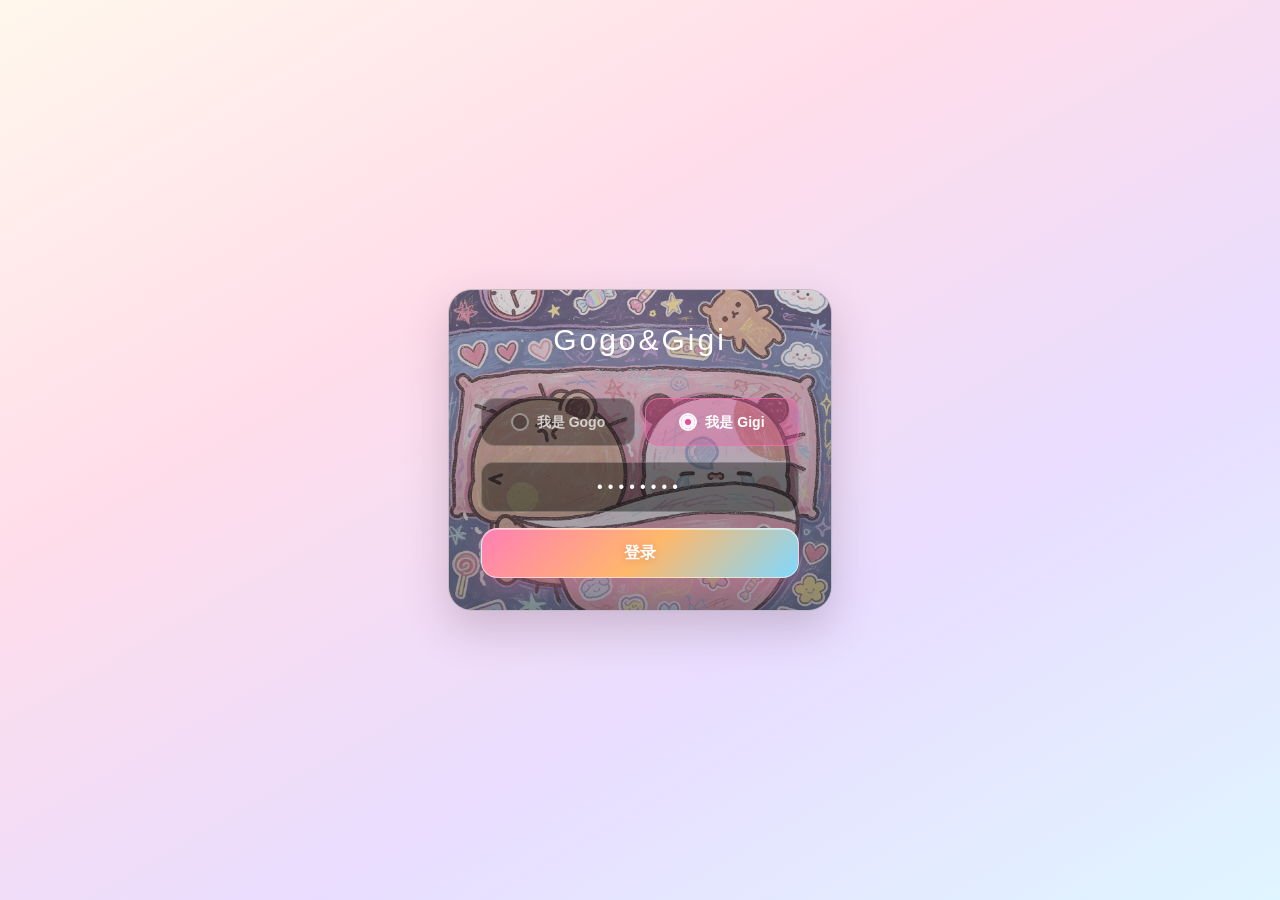
<file: index.html>
﻿<!DOCTYPE html>
<html lang="zh-CN">

<head>
    <meta charset="UTF-8">
    <meta name="viewport"
        content="width=device-width, initial-scale=1.0, maximum-scale=1.0, user-scalable=no, viewport-fit=cover">
    <title>Gigo</title>
    <meta name="theme-color" content="#f6edf3">
    <link rel="icon" type="image/png" sizes="32x32" href="./apps/home/assets/icons/favicon-32.png">
    <link rel="icon" type="image/png" sizes="192x192" href="./apps/home/assets/icons/icon-192.png">
    <link rel="apple-touch-icon" sizes="180x180" href="./apps/home/assets/icons/apple-touch-icon.png">
    <link rel="manifest" href="./site.webmanifest">


    <script src="./apps/home/js/tailwind.js"></script>

    <script>document.documentElement.classList.add('love-loading-pending');</script>
    <link rel="stylesheet" href="./apps/load/loading.css?v=load-4">
    <link rel="stylesheet" href="./apps/home/style.css?v=home-bg-restore-1">
    <script type="module" src="./apps/load/boot.js?v=load-4"></script>
</head>

<body>

    <!-- AI 聊天机器人入口按钮 -->
    <a href="./apps/chat/" class="ai-chat-btn hidden" title="和 Gogo 的小分身聊天" id="ai-chat-entry">
        <img src="./apps/home/assets/background/bubu1.jpg" alt="Gogo">
    </a>
    

    <!-- Login Page -->
    <div id="page-auth" class="relative z-10 flex flex-col items-center justify-center app-screen w-full px-6 hidden">
        <div class="glass login-card p-8 rounded-3xl w-full max-w-sm fade-in relative">
            <h1 class="text-3xl text-white mb-2 text-center tracking-widest drop-shadow-lg">Gogo&Gigi</h1>
            <p class="text-xs text-gray-400 mb-4 text-center">Since 2025.05.22</p>

            <div id="login-password-group" class="space-y-4">
                <div class="login-identity-group" role="radiogroup" aria-label="选择登录身份">
                    <label id="identity-gogo-option" class="identity-choice">
                        <input type="radio" name="login-identity" value="lrx"
                            onchange="window.app.selectLoginIdentity('gogo')">
                        <span class="identity-dot"></span>
                        <span>我是 Gogo</span>
                    </label>
                    <label id="identity-gigi-option" class="identity-choice active">
                        <input type="radio" name="login-identity" value="zjt" checked
                            onchange="window.app.selectLoginIdentity('gigi')">
                        <span class="identity-dot"></span>
                        <span>我是 Gigi</span>
                    </label>
                </div>
                <input type="hidden" id="input-username" value="zjt">
                <input type="password" id="input-password" value="20250522" placeholder="密码"
                    class="input-field login-password-field" autocomplete="current-password">
                <button onclick="window.app.loginWithPassword()" class="btn-primary">登录</button>
            </div>
        </div>
    </div>

    <!-- Main Page -->
    <div id="page-main" class="relative z-10 app-screen w-full flex flex-col hidden fade-in">


        <!-- Header -->
        <div class="home-top-area z-20 flex-none">
            <div class="home-top-panel">
                <!-- Row 1: Anniversary -->
                <div id="home-timer-row" class="home-timer-row">
                    <div class="home-timer-copy">
                        <span>我们已经在一起</span>
                        <strong class="home-timer-days" onclick="window.app.openLetter()"
                            onkeydown="if(event.key === 'Enter' || event.key === ' ') { event.preventDefault(); window.app.openLetter(); }"
                            role="link" tabindex="0"
                            aria-label="打开给 Gigi 的信" title="给 Gigi 的信">
                            <span id="timer-days">0</span><small>天</small>
                        </strong>
                    </div>
                    <div class="home-timer-clock">
                        <div class="flex items-center flip-clock-container" id="flip-clock">
                            <div class="flip-unit">
                                <div class="flex">
                                    <div class="flip-card" id="hour-tens">0</div>
                                    <div class="flip-card" id="hour-ones">0</div>
                                </div>
                                <span class="flip-label">时</span>
                            </div>
                            <span class="home-time-separator">:</span>
                            <div class="flip-unit">
                                <div class="flex">
                                    <div class="flip-card" id="min-tens">0</div>
                                    <div class="flip-card" id="min-ones">0</div>
                                </div>
                                <span class="flip-label">分</span>
                            </div>
                            <span class="home-time-separator">:</span>
                            <div class="flip-unit">
                                <div class="flex">
                                    <div class="flip-card" id="sec-tens">0</div>
                                    <div class="flip-card" id="sec-ones">0</div>
                                </div>
                                <span class="flip-label">秒</span>
                            </div>
                        </div>
                        <span class="home-timer-suffix">啦</span>
                    </div>
                </div>
                <!-- Row 2: Tabs -->
                <div class="home-nav-row">
                    <div class="flex-1">
                        <div id="tab-grid-main" class="home-tabs hidden fade-in">
                        <button onclick="window.app.switchTab('timeline')" id="tab-btn-timeline"
                            class="home-tab is-active">时光</button>
                        <button onclick="window.app.openCalendar()" id="tab-btn-calendar-grid"
                            class="home-tab">月历</button>
                        <button onclick="window.app.openAlbum()" id="tab-btn-album"
                            class="home-tab">回忆</button>
                        </div>

                        <div id="tab-grid-extra" class="home-extra-menu hidden fade-in">
                        <button onclick="window.app.openXiaobenben()" id="tab-btn-xiaobenben"
                            class="home-extra-tab">小笨笨</button>
                        <button onclick="window.app.openStore()" id="tab-btn-store"
                            class="home-extra-tab">商店</button>
                        <button onclick="window.app.openWheel()" id="tab-btn-wheel"
                            class="home-extra-tab">转盘</button>
                        <button onclick="window.app.openMenu()" id="tab-btn-menu"
                            class="home-extra-tab">菜单</button>
                        <button onclick="window.app.logout()" id="tab-btn-logout" class="home-extra-tab is-danger">&#36864;&#20986;</button>
                        </div>
                    </div>
                    <button onclick="window.app.toggleTabMenu()" id="tab-menu-toggle" aria-expanded="false"
                        class="home-menu-toggle">
                        ...
                    </button>
                </div>
            </div>
        </div>

        <!-- 1. Timeline View (原列表视图) -->
        <div id="view-timeline" class="timeline-frame flex-1 overflow-y-auto p-4 pb-32 space-y-4 scroll-smooth">
            <!-- Check-in Card -->
            <div id="checkin-box"
                class="hidden glass p-4 rounded-2xl flex justify-between items-center bg-gradient-to-r from-pink-500/20 to-purple-500/20 border-pink-400/30 transform hover:scale-[1.02] transition-transform">
                <div>
                    <h3 class="text-lg text-pink-200">✨ 今日签到</h3>
                    <p class="text-xs text-gray-400">点亮今天，熊熊币+10</p>
                </div>
                <button onclick="window.app.doCheckIn()"
                    class="bg-pink-500 text-white px-4 py-2 rounded-xl text-sm shadow hover:scale-105 transition">签到</button>
            </div>

            <!-- Events List -->
            <div id="events-container" class="space-y-4">
                <!-- Events will be loaded here -->
            </div>
        </div>

        <!-- Footer / Input (支持 pb-safe) -->
        <div id="timeline-composer" class="absolute bottom-0 left-0 right-0 z-30 pb-safe glass border-t border-white/10">
            <div class="p-4 pt-2 relative">
                <!-- Mood Panel (Popup) -->
                <div id="mood-panel"
                    class="hidden absolute bottom-full right-4 mb-2 glass p-3 rounded-xl flex gap-3 fade-in">
                    <button onclick="window.app.sendSOS('angry')" class="text-2xl hover:scale-125 transition"
                        title="生气/炸毛">😡</button>
                    <button onclick="window.app.sendSOS('sad')" class="text-2xl hover:scale-125 transition"
                        title="难过/委屈">😭</button>
                    <button onclick="window.app.sendSOS('sos')" class="text-2xl hover:scale-125 transition"
                        title="紧急求救">🆘</button>
                </div>

                <div id="quote-bar" class="hidden flex items-center gap-2 bg-pink-500/10 border-l-4 border-pink-400 rounded-lg px-3 py-1.5 mb-1">
                    <span id="quote-text" class="flex-1 text-xs text-pink-200 truncate"></span>
                    <button onclick="window.app.clearQuote()" class="text-gray-400 hover:text-white text-sm">✕</button>
                </div>

                <div class="flex gap-2 items-center">
                    <button onclick="window.app.toggleMoodPanel()"
                        class="text-gray-400 hover:text-pink-400 transition px-1">
                        😤
                    </button>
                    <input id="new-diary" type="text" placeholder="记录此刻的心情..."
                        class="flex-1 bg-black/30 border border-white/10 text-white placeholder-gray-500 outline-none text-sm p-3 rounded-xl focus:border-pink-400 transition-colors">
                    <button onclick="window.app.sendDiary()" id="diary-send-btn"
                        class="w-10 h-10 rounded-xl flex items-center justify-center shadow-lg active:scale-90 transition flex-none">
                        <svg xmlns="http://www.w3.org/2000/svg" class="h-5 w-5 text-white" viewBox="0 0 20 20"
                            fill="currentColor">
                            <path fill-rule="evenodd"
                                d="M10 18a8 8 0 100-16 8 8 0 000 16zm3.707-8.707l-3-3a1 1 0 00-1.414 0l-3 3a1 1 0 001.414 1.414L9 9.414V13a1 1 0 102 0V9.414l1.293 1.293a1 1 0 001.414-1.414z"
                                clip-rule="evenodd" />
                        </svg>
                    </button>
                </div>
            </div>
        </div>
    </div>

    <!-- 引入主程序 (Module) -->
    <script src="./apps/home/js/supabase-js@2.js"></script>
    <script type="module" src="./apps/home/script.js?v=home-modules-9"></script>
</body>

</html>
</file>
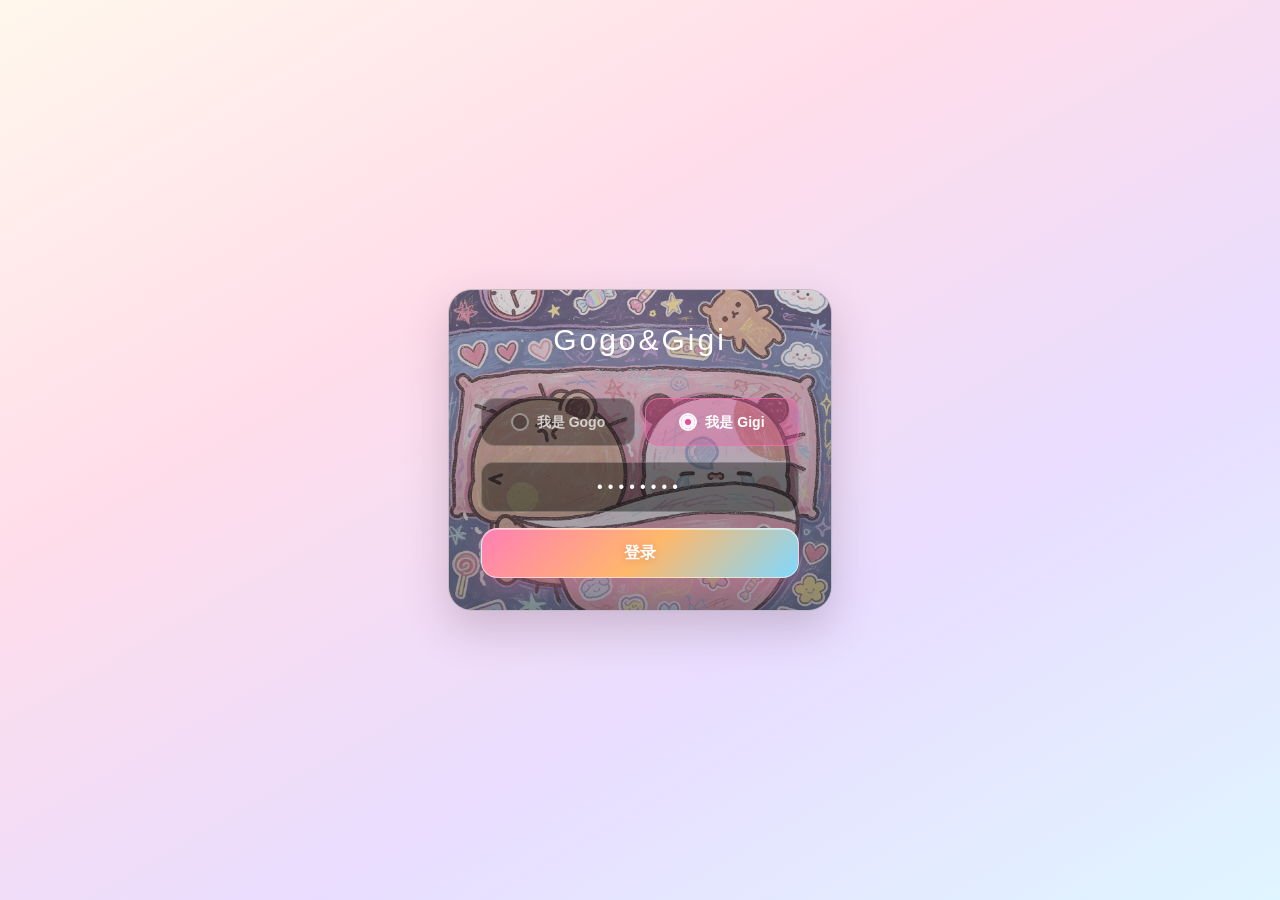
<file: apps/calendar/index.html>
<!DOCTYPE html>
<html lang="zh-CN">

<head>
    <meta charset="UTF-8">
    <meta name="viewport"
        content="width=device-width, initial-scale=1.0, maximum-scale=1.0, user-scalable=no, viewport-fit=cover">
    <title>Gigo 月历</title>
    <link rel="icon" type="image/png" sizes="32x32" href="../home/assets/icons/favicon-32.png">
    <script src="../home/js/tailwind.js"></script>
    <script>document.documentElement.classList.add('love-loading-pending');</script>
    <link rel="stylesheet" href="../load/loading.css?v=load-4">
    <link rel="stylesheet" href="./style.css?v=calendar-module-2">
    <script type="module" src="../load/boot.js?v=load-4"></script>
</head>

<body>
    <main class="calendar-page relative z-10 w-full flex flex-col fade-in">
        <div id="view-calendar-grid" class="calendar-frame flex-1 overflow-y-auto p-4 pb-32">
            <a href="../../" class="calendar-home-btn" aria-label="返回主页" title="返回主页">
                <svg viewBox="0 0 24 24" width="20" height="20" fill="currentColor" aria-hidden="true">
                    <path d="M10 20v-6h4v6h5v-8h3L12 3 2 12h3v8z" />
                </svg>
            </a>
            <div class="calendar-card">
                <div class="calendar-heading">
                    <button onclick="window.app.changeMonth(-1)" class="calendar-nav-button">&lt;</button>
                    <span id="calendar-month-title" class="calendar-title">2025年2月</span>
                    <button onclick="window.app.changeMonth(1)" class="calendar-nav-button">&gt;</button>
                </div>
                <div class="calendar-weekdays grid grid-cols-7 gap-2 text-center text-xs">
                    <div>日</div>
                    <div>一</div>
                    <div>二</div>
                    <div>三</div>
                    <div>四</div>
                    <div>五</div>
                    <div>六</div>
                </div>
                <div id="calendar-grid" class="grid grid-cols-7 gap-2 text-center"></div>
            </div>
        </div>
    </main>

    <div id="date-modal" class="fixed inset-0 z-50 hidden">
        <div class="date-modal-backdrop" onclick="window.app.closeDateModal()"></div>
        <div class="date-modal-sheet pb-safe animate-[fadeIn_0.3s_ease-out]">
            <div class="w-12 h-1 bg-gray-500/50 rounded-full mx-auto mb-3"></div>
            <h3 id="modal-date-title" class="text-lg font-bold text-pink-500 mb-3 text-center"></h3>
            <div id="modal-events-list" class="max-h-[40vh] overflow-y-auto space-y-2 mb-3"></div>
            <button id="schedule-add-btn" onclick="window.app.toggleScheduleForm()"
                class="w-full py-2.5 rounded-xl border border-dashed border-pink-500/40 text-pink-500 text-sm font-bold bg-white/45 hover:bg-pink-500/10 transition mb-3">
                ➕ 添加日程
            </button>
            <div id="schedule-add-form" class="hidden space-y-3 mb-3 p-3 rounded-xl bg-white/50 border border-white/70">
                <input id="schedule-title" type="text" placeholder="日程内容..."
                    class="soft-input w-full text-sm p-2.5 placeholder-stone-400 focus:border-pink-400 transition">
                <div class="flex gap-2">
                    <select id="schedule-label" class="soft-input flex-1 text-sm p-2.5">
                        <option value="date">💕 约会</option>
                        <option value="anniversary">💛 纪念日</option>
                        <option value="todo">📋 待办</option>
                        <option value="reminder">🔔 提醒</option>
                    </select>
                    <button onclick="window.app.addSchedule()"
                        class="px-5 py-2.5 rounded-xl bg-pink-500 text-white text-sm font-bold shadow active:scale-95 transition">
                        添加
                    </button>
                </div>
            </div>
            <div class="text-center">
                <button onclick="window.app.closeDateModal()" class="text-stone-500 text-sm hover:text-pink-500">关闭</button>
            </div>
        </div>
    </div>

    <script src="../home/js/supabase-js@2.js"></script>
    <script type="module" src="./script.js?v=calendar-module-6"></script>
</body>

</html>
</file>
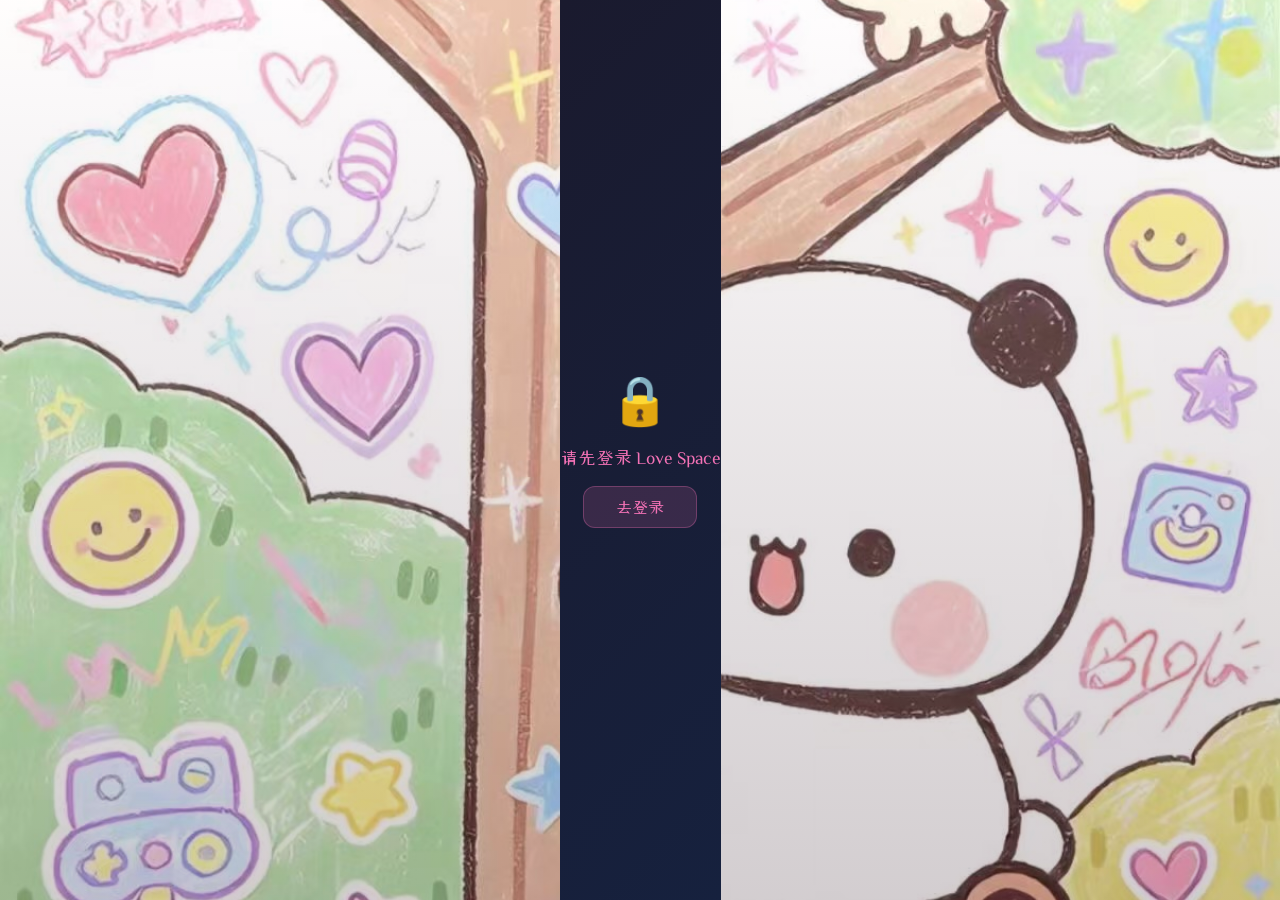
<file: apps/chat/index.html>
<!DOCTYPE html>
<html lang="zh-CN">

<head>
    <meta charset="UTF-8">
    <meta name="viewport" content="width=device-width, initial-scale=1.0, maximum-scale=1.0, user-scalable=no, viewport-fit=cover">
    <title>Gogo的小分身 </title>
    <link rel="stylesheet" href="../load/loading.css?v=load-4">
    <link rel="stylesheet" href="style.css">
    <script type="module" src="../load/boot.js?v=load-4"></script>
    <link href="https://fonts.loli.net/css2?family=ZCOOL+XiaoWei&display=swap" rel="stylesheet" media="print" onload="this.media='all'">
</head>

<body>
    <!-- 返回恋爱空间按钮 -->
    <a href="../../" class="back-home-btn" title="返回恋爱空间">
        <svg viewBox="0 0 24 24" width="20" height="20" fill="currentColor">
            <path d="M10 20v-6h4v6h5v-8h3L12 3 2 12h3v8z" />
        </svg>
    </a>
    <style>
        .back-home-btn {
            position: fixed;
            top: calc(20px + env(safe-area-inset-top, 0px));
            left: 20px;
            width: 44px;
            height: 44px;
            background: rgba(255, 107, 157, 0.2);
            backdrop-filter: blur(10px);
            border: 1px solid rgba(255, 107, 157, 0.3);
            border-radius: 50%;
            display: flex;
            align-items: center;
            justify-content: center;
            color: #ff6b9d;
            text-decoration: none;
            z-index: 1000;
            transition: all 0.3s ease;
        }

        .back-home-btn:hover {
            background: rgba(255, 107, 157, 0.4);
            transform: scale(1.1);
            box-shadow: 0 0 20px rgba(255, 107, 157, 0.4);
        }
    </style>

    <div class="background-animation"></div>

    <div class="chat-container">
        <header class="chat-header">
            <div class="avatar user-avatar">
                <img src="../home/assets/background/bubu.jpg" alt="Gogo">
            </div>
            <div class="header-info">
                <h1>Gogo的小居米 </h1>
                <span class="status">在线中...</span>
            </div>
            <div class="avatar girl-avatar">
                <img src="../home/assets/background/onetwo.jpg" alt="Gigi">
            </div>
        </header>

        <div class="chat-messages" id="chat-messages">
            <div class="message system-message">
                <p> 欢迎来到Gogo的小居米 </p>
                <span class="time">刚刚</span>
            </div>
        </div>

        <div class="input-area">
            <div class="input-wrapper">
                <input type="text" id="message-input" placeholder="输入你想说的话..." autocomplete="off">
                <button id="send-btn" class="send-btn">
                    <svg viewBox="0 0 24 24" width="24" height="24" fill="currentColor">
                        <path d="M2.01 21L23 12 2.01 3 2 10l15 2-15 2z" />
                    </svg>
                </button>
            </div>
        </div>
    </div>

    <script src="script.js"></script>
</body>

</html>
</file>
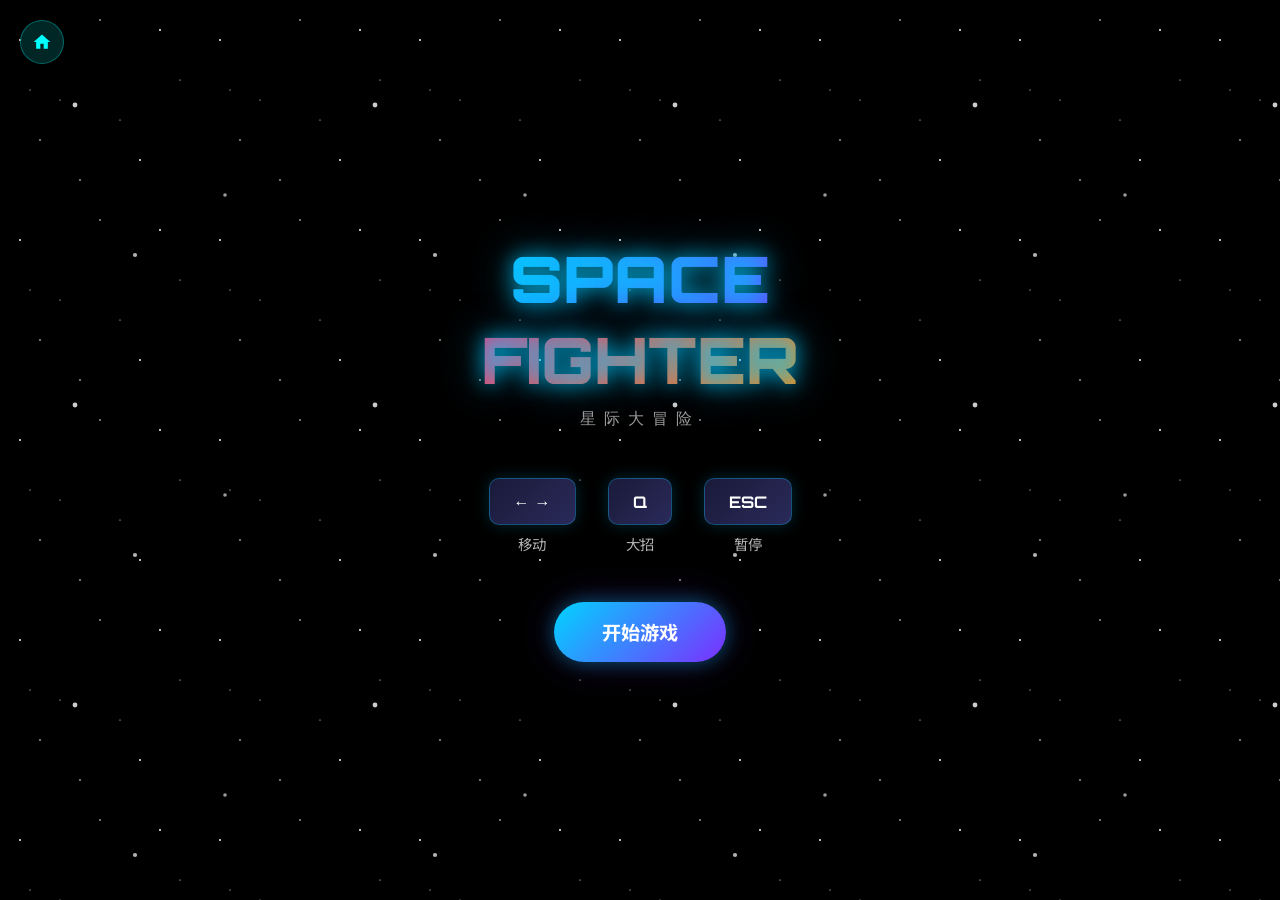
<file: apps/game/index.html>
<!DOCTYPE html>
<html lang="zh-CN">

<head>
    <meta charset="UTF-8">
    <meta name="viewport" content="width=device-width, initial-scale=1.0, maximum-scale=1.0, user-scalable=no, viewport-fit=cover">
    <title>星际大冒险</title>
    <link
        href="https://fonts.loli.net/css2?family=Orbitron:wght@400;700;900&family=Noto+Sans+SC:wght@400;700&display=swap"
        rel="stylesheet" media="print" onload="this.media='all'">
    <link rel="stylesheet" href="style.css">
    <style>
        .back-home-btn {
            position: fixed;
            top: 20px;
            left: 20px;
            width: 44px;
            height: 44px;
            background: rgba(0, 255, 255, 0.15);
            backdrop-filter: blur(10px);
            border: 1px solid rgba(0, 255, 255, 0.3);
            border-radius: 50%;
            display: flex;
            align-items: center;
            justify-content: center;
            color: #0ff;
            text-decoration: none;
            z-index: 1000;
            transition: all 0.3s ease;
        }

        .back-home-btn:hover {
            background: rgba(0, 255, 255, 0.3);
            transform: scale(1.1);
            box-shadow: 0 0 20px rgba(0, 255, 255, 0.5);
        }

        #game-canvas {
            max-width: 100vw;
            max-height: 100vh;
            touch-action: none;
        }

        #ult-btn {
            display: none;
            position: absolute;
            bottom: 25px;
            right: 25px;
            width: 60px;
            height: 60px;
            border-radius: 50%;
            background: linear-gradient(135deg, #00d4ff, #ffd700);
            border: 3px solid rgba(255, 215, 0, 0.6);
            color: #fff;
            font-size: 1.6rem;
            font-weight: 900;
            z-index: 200;
            cursor: pointer;
            box-shadow: 0 0 20px rgba(0, 212, 255, 0.5);
            transition: all 0.2s;
        }

        #ult-btn:active {
            transform: scale(0.9);
            box-shadow: 0 0 30px rgba(255, 215, 0, 0.8);
        }

        @media (hover: none) and (pointer: coarse) {
            #ult-btn {
                display: flex;
                align-items: center;
                justify-content: center;
            }

            .instructions {
                display: none !important;
            }

            .touch-instructions {
                display: flex !important;
            }
        }

        .touch-instructions {
            display: none;
            flex-direction: column;
            align-items: center;
            gap: 0.8rem;
            margin-bottom: 2rem;
            color: rgba(255, 255, 255, 0.7);
            font-size: 0.95rem;
        }

        .touch-instructions .touch-icon {
            font-size: 2rem;
            margin-bottom: 0.3rem;
        }
    </style>
</head>

<body>
    <a href="../../" class="back-home-btn" title="返回主页">
        <svg viewBox="0 0 24 24" width="20" height="20" fill="currentColor">
            <path d="M10 20v-6h4v6h5v-8h3L12 3 2 12h3v8z" />
        </svg>
    </a>

    <div id="game-container">
        <div id="start-screen" class="screen">
            <div class="stars"></div>
            <div class="twinkling"></div>
            <div class="content">
                <h1 class="game-title">
                    <span class="title-line">SPACE</span>
                    <span class="title-line accent">FIGHTER</span>
                </h1>
                <p class="subtitle">星际大冒险</p>

                <div class="instructions">
                    <div class="instruction-item">
                        <span class="key">← →</span>
                        <span class="desc">移动</span>
                    </div>
                    <div class="instruction-item">
                        <span class="key">Q</span>
                        <span class="desc">大招</span>
                    </div>
                    <div class="instruction-item">
                        <span class="key">ESC</span>
                        <span class="desc">暂停</span>
                    </div>
                </div>

                <div class="touch-instructions">
                    <div class="touch-icon">👆</div>
                    <div>拖动手指移动飞机</div>
                    <div>自动发射子弹 · 右下角释放大招</div>
                </div>

                <button id="start-btn" class="neon-btn">
                    <span>开始游戏</span>
                    <div class="btn-glow"></div>
                </button>
            </div>
        </div>

        <div id="game-screen" class="screen hidden">
            <canvas id="game-canvas"></canvas>

            <div id="hud">
                <div class="hud-item">
                    <span class="hud-label">分数</span>
                    <span id="score" class="hud-value">0</span>
                </div>
                <div class="hud-item">
                    <span class="hud-label">关卡</span>
                    <span id="level" class="hud-value">1</span>
                </div>
                <div class="hud-item lives-display">
                    <span class="hud-label">生命</span>
                    <div id="lives" class="lives-container">
                        <span class="life-icon">❤️</span>
                        <span class="life-icon">❤️</span>
                        <span class="life-icon">❤️</span>
                    </div>
                </div>
            </div>

            <button id="pause-btn">⏸</button>
            <div id="powerup-status" class="powerup-status"></div>
            <button id="ult-btn" title="释放大招">⚡</button>
        </div>

        <div id="pause-screen" class="screen overlay hidden">
            <div class="overlay-content">
                <h2>暂停</h2>
                <button id="resume-btn" class="neon-btn">
                    <span>继续游戏</span>
                </button>
                <button id="restart-pause-btn" class="neon-btn secondary">
                    <span>重新开始</span>
                </button>
            </div>
        </div>

        <div id="gameover-screen" class="screen overlay hidden">
            <div class="overlay-content">
                <h2 class="gameover-title">游戏结束</h2>
                <div class="final-score">
                    <span class="label">最终得分</span>
                    <span id="final-score" class="value">0</span>
                </div>
                <div class="stats">
                    <div class="stat-item">
                        <span class="stat-label">击败敌机</span>
                        <span id="enemies-killed" class="stat-value">0</span>
                    </div>
                    <div class="stat-item">
                        <span class="stat-label">达到关卡</span>
                        <span id="final-level" class="stat-value">1</span>
                    </div>
                </div>
                <button id="restart-btn" class="neon-btn">
                    <span>再来一局</span>
                </button>
            </div>
        </div>
    </div>

    <script src="game.js"></script>
</body>

</html>
</file>
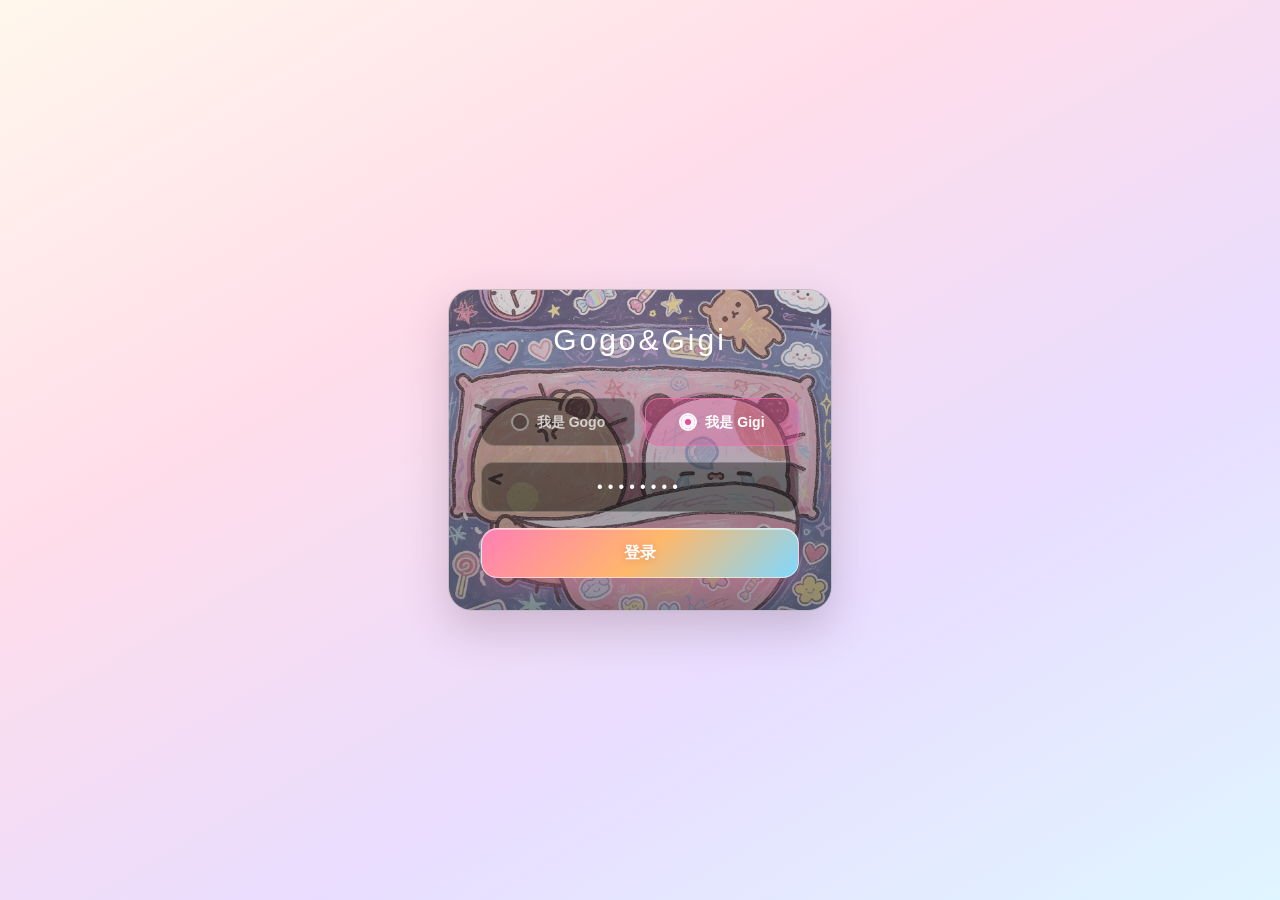
<file: apps/home/index.html>
<!DOCTYPE html>
<html>
<head>
    <meta charset="UTF-8">
    <meta http-equiv="refresh" content="0;url=../../">
    <title>Redirecting...</title>
</head>
<body>
    <script>window.location.replace('../../');</script>
</body>
</html>
</file>
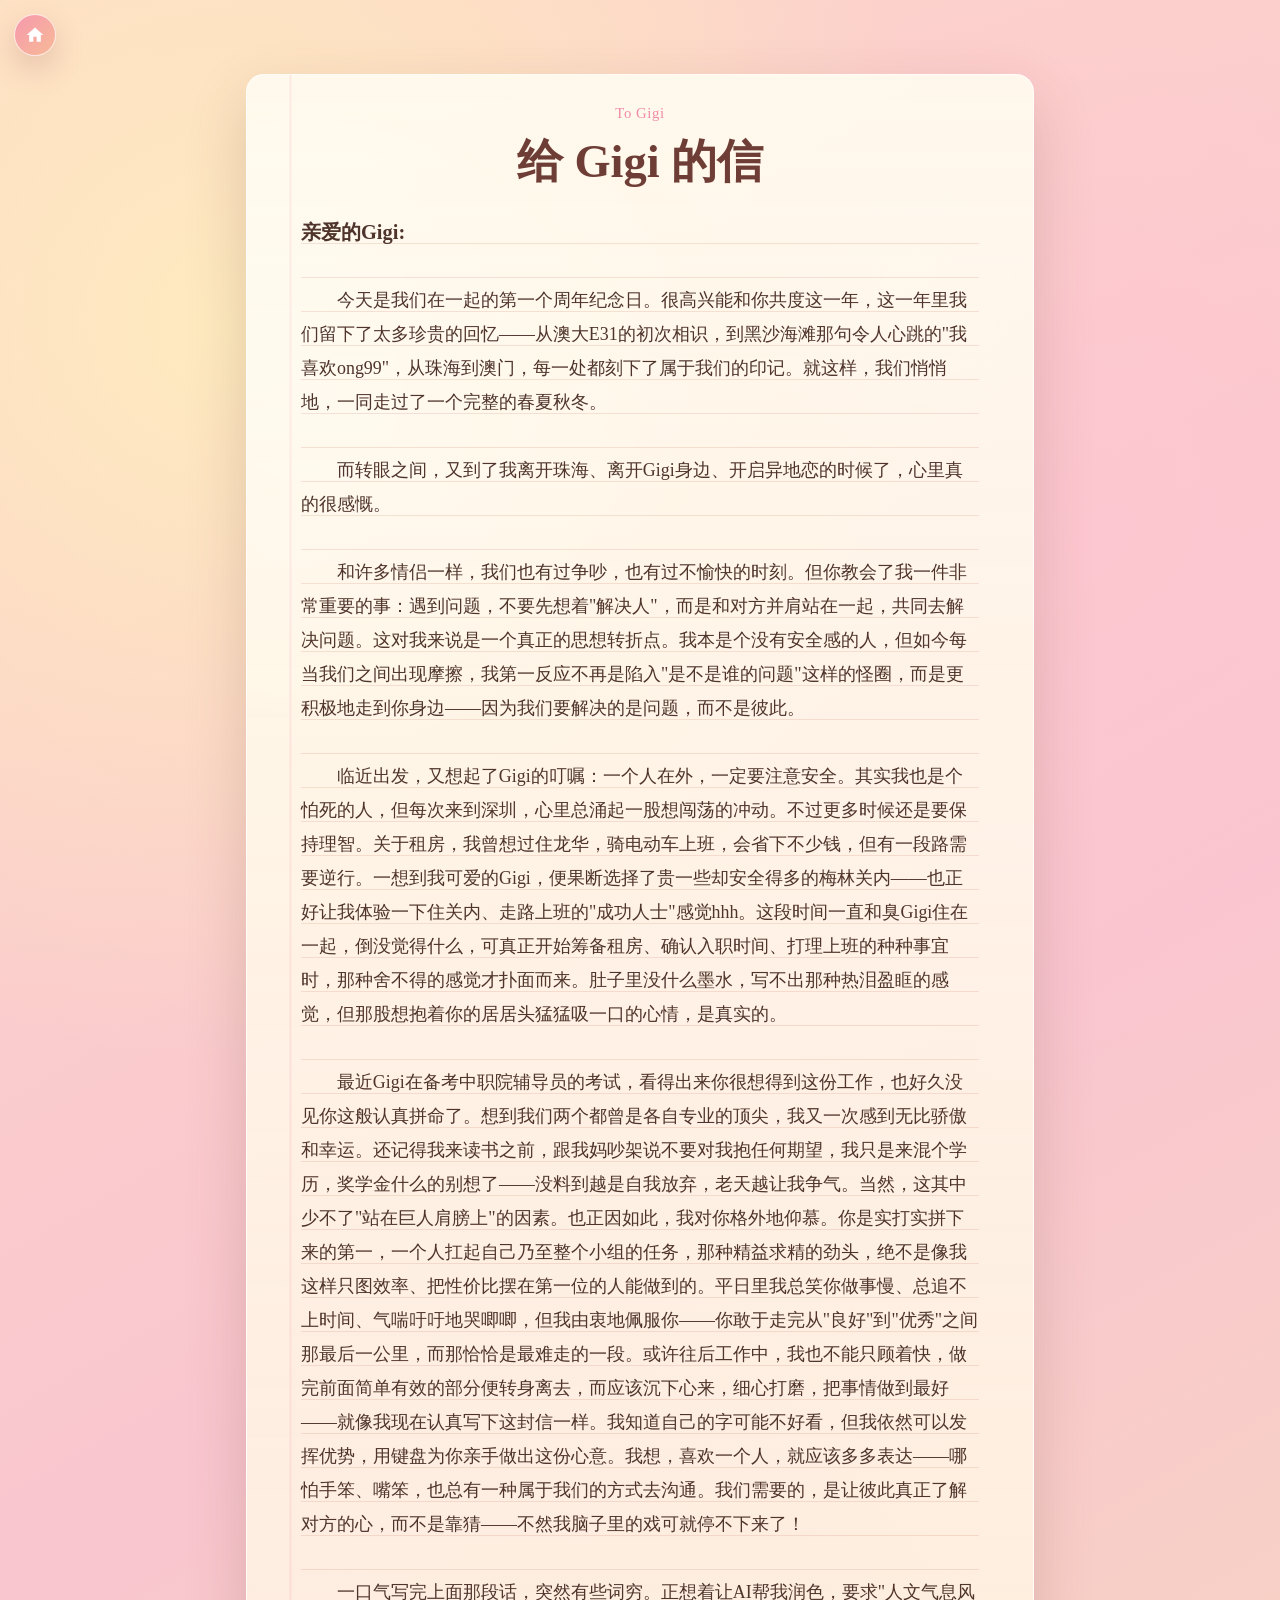
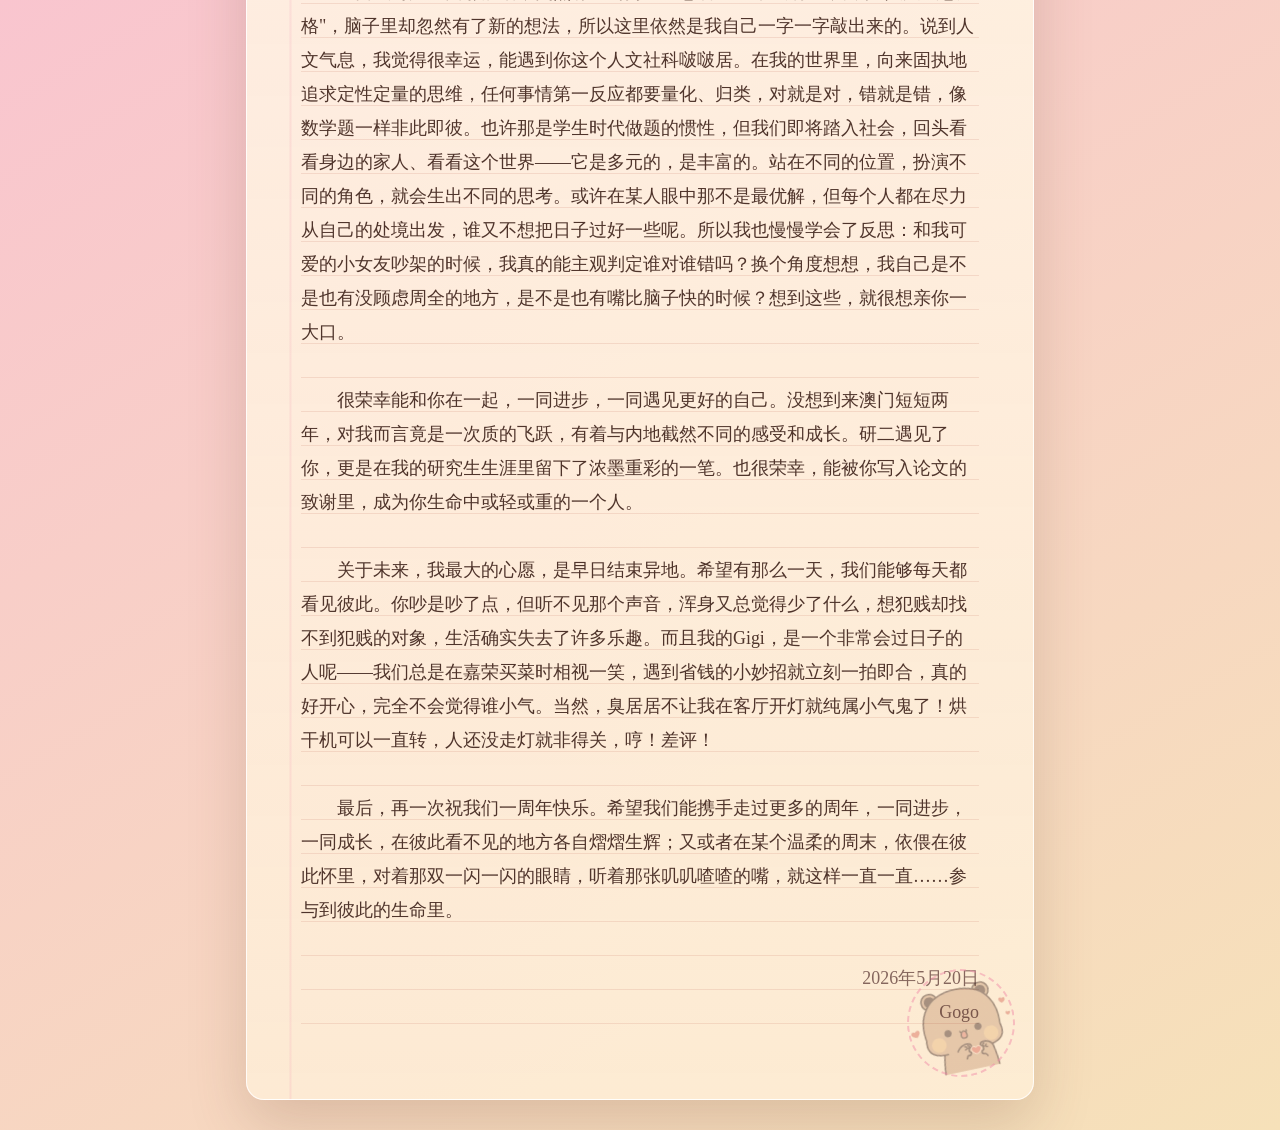
<file: apps/letter/index.html>
<!DOCTYPE html>
<html lang="zh-CN">

<head>
    <meta charset="UTF-8">
    <meta name="viewport"
        content="width=device-width, initial-scale=1.0, maximum-scale=1.0, user-scalable=no, viewport-fit=cover">
    <title>给 Gigi 的信</title>
    <script>document.documentElement.classList.add('love-loading-pending');</script>
    <link rel="stylesheet" href="../load/loading.css?v=load-4">
    <link rel="stylesheet" href="style.css?v=letter-stamp-1">
    <script type="module" src="../load/boot.js?v=load-4"></script>
</head>

<body>
    <a href="../../" class="home-link" title="返回主页" aria-label="返回主页">
        <svg viewBox="0 0 24 24" width="20" height="20" fill="currentColor" aria-hidden="true">
            <path d="M10 20v-6h4v6h5v-8h3L12 3 2 12h3v8z" />
        </svg>
    </a>

    <main class="letter-page">
        <article class="letter-sheet" aria-label="给 Gigi 的信">
            <header class="letter-header">
                <p class="letter-kicker">To Gigi</p>
                <h1>给 Gigi 的信</h1>
            </header>
            <img class="letter-stamp" src="./assets/letter-stamp.png" alt="" aria-hidden="true">
            <section id="letter-content" class="letter-content">
                <p class="loading">正在展开信纸...</p>
            </section>
        </article>
    </main>

    <script type="module" src="script.js?v=load-4"></script>
</body>

</html>
</file>
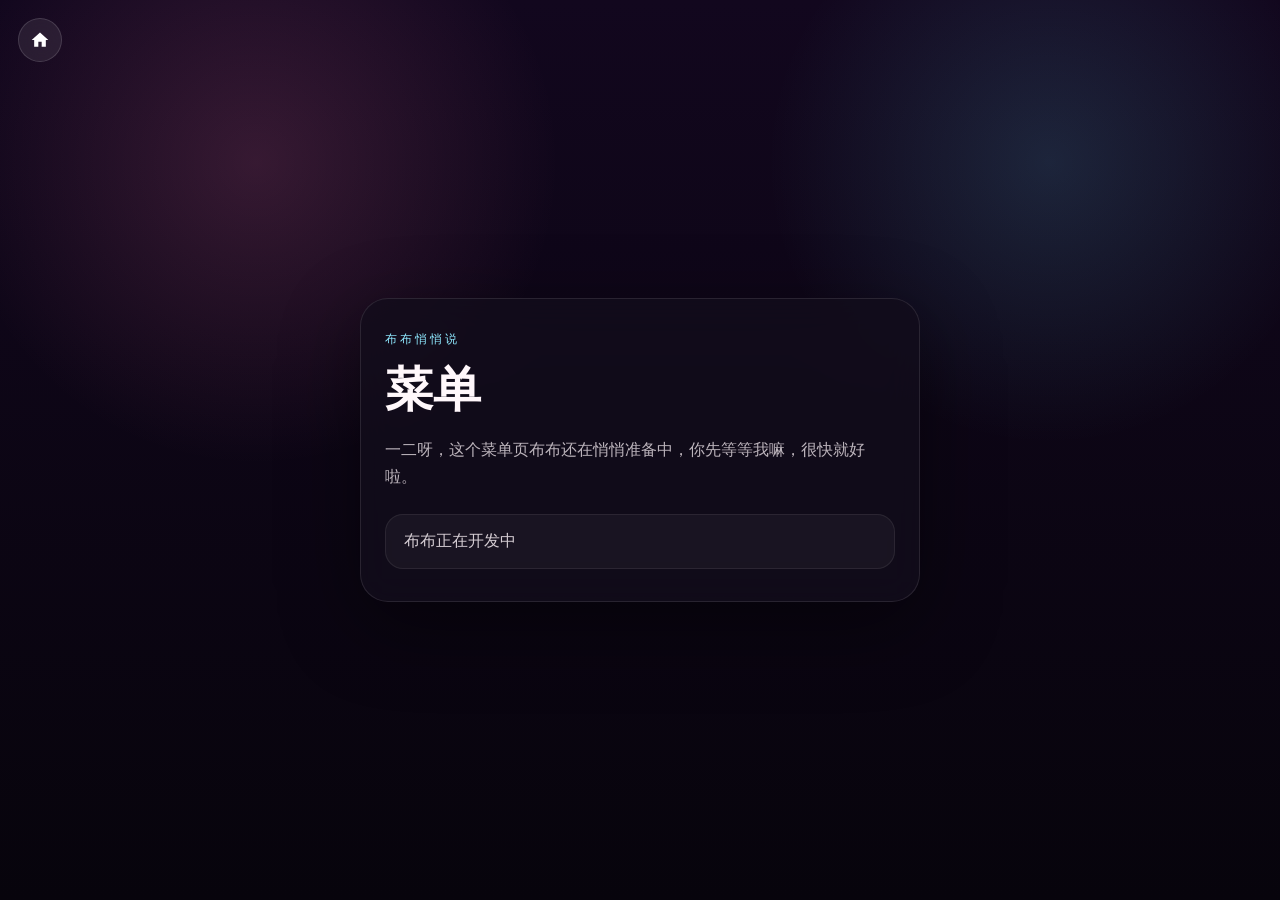
<file: apps/menu/index.html>
<!DOCTYPE html>
<html lang="zh-CN">

<head>
    <meta charset="UTF-8">
    <meta name="viewport" content="width=device-width, initial-scale=1.0, maximum-scale=1.0, user-scalable=no, viewport-fit=cover">
    <title>菜单占位</title>
    <link rel="stylesheet" href="../load/loading.css?v=load-4">
    <link rel="stylesheet" href="style.css">
    <script type="module" src="../load/boot.js?v=load-4"></script>
</head>

<body>
    <a href="../../" class="back-home-btn" title="返回主页" aria-label="返回主页">
        <svg viewBox="0 0 24 24" width="20" height="20" fill="currentColor">
            <path d="M10 20v-6h4v6h5v-8h3L12 3 2 12h3v8z" />
        </svg>
    </a>

    <main class="placeholder-page">
        <section class="placeholder-panel">
            <p class="eyebrow">布布悄悄说</p>
            <h1>菜单</h1>
            <p class="subtitle">一二呀，这个菜单页布布还在悄悄准备中，你先等等我嘛，很快就好啦。</p>
            <div class="note-card">
                布布正在开发中
            </div>
        </section>
    </main>
</body>

</html>
</file>
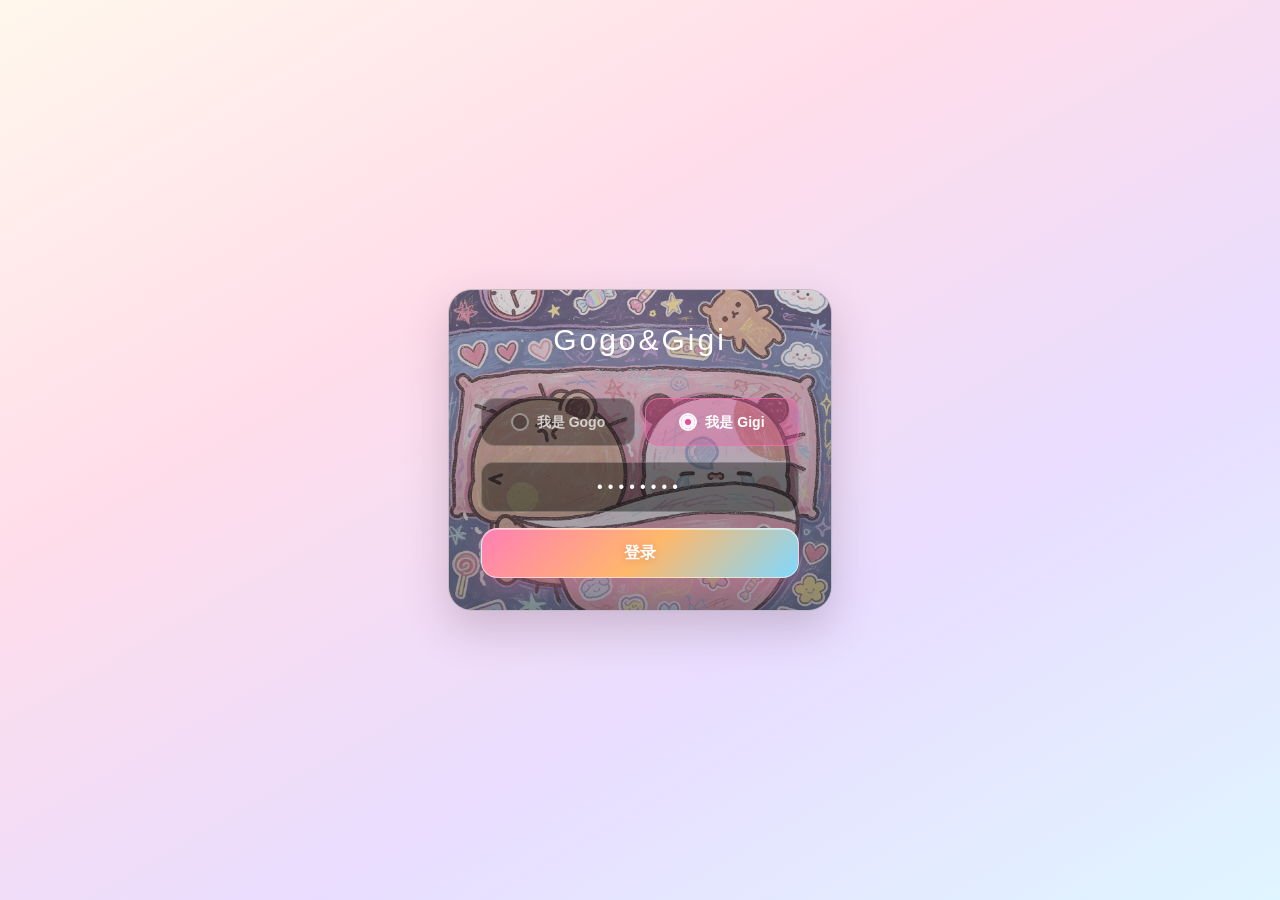
<file: apps/store/index.html>
<!DOCTYPE html>
<html lang="zh-CN">

<head>
    <meta charset="UTF-8">
    <meta name="viewport"
        content="width=device-width, initial-scale=1.0, maximum-scale=1.0, user-scalable=no, viewport-fit=cover">
    <title>Gigo 商店</title>
    <meta name="theme-color" content="#fff4f9">
    <link rel="icon" type="image/png" sizes="32x32" href="../home/assets/icons/favicon-32.png">
    <link rel="apple-touch-icon" sizes="180x180" href="../home/assets/icons/apple-touch-icon.png">
    <script>document.documentElement.classList.add('love-loading-pending');</script>
    <link rel="stylesheet" href="../load/loading.css?v=load-4">
    <link rel="stylesheet" href="./style.css?v=store-align-2">
    <script type="module" src="../load/boot.js?v=load-4"></script>
</head>

<body>
    <main class="store-page">
        <a class="home-button" href="../../" aria-label="返回主页" title="返回主页">
            <svg viewBox="0 0 24 24" width="21" height="21" fill="currentColor" aria-hidden="true">
                <path d="M10 20v-6h4v6h5v-8h3L12 3 2 12h3v8z" />
            </svg>
        </a>

        <aside class="store-sidebar" aria-label="商店分类">
            <div class="points-card">
                <span>熊熊币</span>
                <strong id="points-value">🧸 0</strong>
            </div>
            <button class="side-button" data-panel="inventory">背包</button>
            <button class="side-button is-active" data-category="all">全部</button>
            <button class="side-button" data-category="food">吃喝</button>
            <button class="side-button" data-category="play">玩乐</button>
            <button class="side-button" data-category="sweet">亲密</button>
            <button class="side-button" data-category="care">照顾</button>
            <button class="side-button" data-category="rest">休息</button>
            <button class="side-button add-side" data-action="open-add">上架</button>
        </aside>

        <section class="store-main">
            <header class="shop-header">
                <div>
                    <h1 id="shop-title">Gigi的小店</h1>
                    <p id="shop-subtitle">粉色心意补给</p>
                </div>
                <div class="shop-tabs" role="tablist" aria-label="切换小店">
                    <button class="shop-tab is-active" data-owner="gigi">Gigi</button>
                    <button class="shop-tab" data-owner="gogo">Gogo</button>
                </div>
            </header>

            <div id="inventory-panel" class="content-panel hidden">
                <div class="panel-heading">
                    <h2>我的背包</h2>
                    <span>可使用 / 已核销</span>
                </div>
                <div id="inventory-list" class="inventory-list"></div>
            </div>

            <div id="shop-panel" class="content-panel">
                <div id="store-items" class="goods-grid"></div>
            </div>
        </section>
    </main>

    <div id="add-modal" class="modal hidden" aria-hidden="true">
        <div class="modal-backdrop" data-action="close-add"></div>
        <form class="modal-sheet" id="add-form">
            <div class="sheet-handle"></div>
            <h2>✨ 上架你的心意</h2>

            <div class="preview-row">
                <div class="preview-icon" id="preview-icon">💗</div>
                <div>
                    <strong id="preview-title">新的小心意</strong>
                    <span id="preview-category">自动匹配样式</span>
                </div>
            </div>

            <label class="field-label" for="item-title">商品名称</label>
            <input id="item-title" name="title" class="text-input" type="text" placeholder="例如：奶茶 / 电影 / 按摩券"
                autocomplete="off">

            <label class="field-label">大类</label>
            <div class="category-picker" id="category-picker">
                <button type="button" class="category-chip is-active" data-add-category="auto">自动</button>
                <button type="button" class="category-chip" data-add-category="food">吃喝</button>
                <button type="button" class="category-chip" data-add-category="play">玩乐</button>
                <button type="button" class="category-chip" data-add-category="sweet">亲密</button>
                <button type="button" class="category-chip" data-add-category="care">照顾</button>
                <button type="button" class="category-chip" data-add-category="rest">休息</button>
            </div>

            <label class="field-label" for="item-price">价格</label>
            <div class="price-row">
                <input id="item-price" name="price" type="range" min="10" max="500" step="10" value="50">
                <strong>🧸 <span id="price-value">50</span></strong>
            </div>

            <div class="modal-actions">
                <button type="button" class="ghost-button" data-action="close-add">取消</button>
                <button type="submit" class="primary-button">立即上架</button>
            </div>
        </form>
    </div>

    <script src="../home/js/supabase-js@2.js"></script>
    <script type="module" src="./script.js?v=store-app-7"></script>
</body>

</html>
</file>
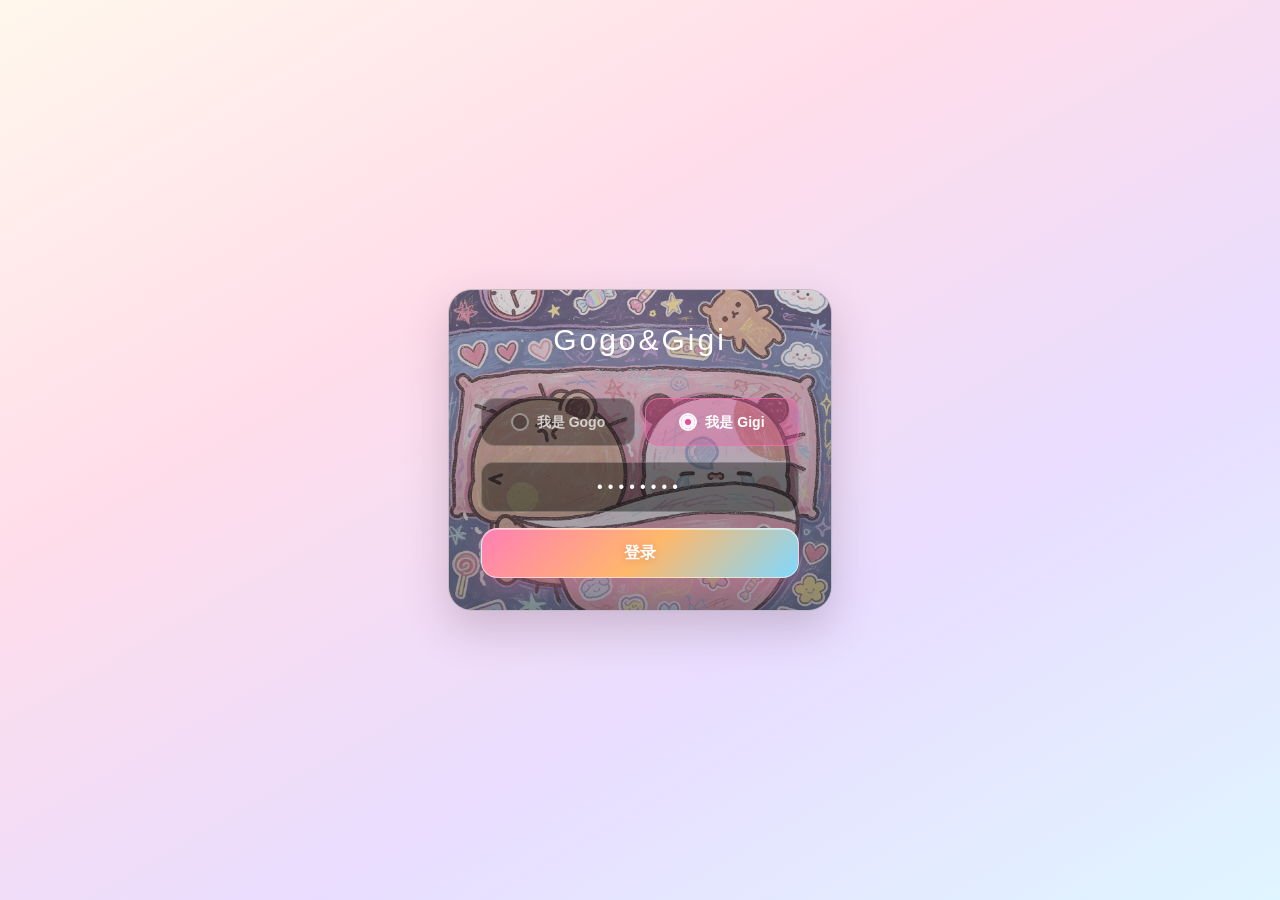
<file: apps/timeline/index.html>
<!DOCTYPE html>
<html lang="zh-CN">

<head>
    <meta charset="UTF-8">
    <meta name="viewport"
        content="width=device-width, initial-scale=1.0, maximum-scale=1.0, user-scalable=no, viewport-fit=cover">
    <title>Gigo 时光</title>
    <link rel="icon" type="image/png" sizes="32x32" href="../home/assets/icons/favicon-32.png">
    <script src="../home/js/tailwind.js"></script>
    <script>document.documentElement.classList.add('love-loading-pending');</script>
    <link rel="stylesheet" href="../load/loading.css?v=load-4">
    <link rel="stylesheet" href="./style.css?v=timeline-module-2">
    <script type="module" src="../load/boot.js?v=load-4"></script>
</head>

<body data-app="timeline">
    <main class="timeline-page relative z-10 w-full flex flex-col fade-in">
        <a href="../../" class="calendar-home-btn" aria-label="返回主页" title="返回主页">
            <svg viewBox="0 0 24 24" width="20" height="20" fill="currentColor" aria-hidden="true">
                <path d="M10 20v-6h4v6h5v-8h3L12 3 2 12h3v8z" />
            </svg>
        </a>

        <div id="view-timeline" class="timeline-frame flex-1 overflow-y-auto p-4 pb-32 space-y-4 scroll-smooth">
            <div id="checkin-box"
                class="hidden glass p-4 rounded-2xl flex justify-between items-center bg-gradient-to-r from-pink-500/20 to-purple-500/20 border-pink-400/30 transform hover:scale-[1.02] transition-transform">
                <div>
                    <h3 class="text-lg text-pink-200">✨ 今日签到</h3>
                    <p class="text-xs text-gray-400">点亮今天，熊熊币+10</p>
                </div>
                <button onclick="window.app.doCheckIn()"
                    class="bg-pink-500 text-white px-4 py-2 rounded-xl text-sm shadow hover:scale-105 transition">签到</button>
            </div>

            <div id="events-container" class="space-y-4"></div>
        </div>

        <div id="timeline-composer" class="absolute bottom-0 left-0 right-0 z-30 pb-safe glass border-t border-white/10">
            <div class="p-4 pt-2 relative">
                <div id="mood-panel"
                    class="hidden absolute bottom-full right-4 mb-2 glass p-3 rounded-xl flex gap-3 fade-in">
                    <button onclick="window.app.sendSOS('angry')" class="text-2xl hover:scale-125 transition">😡</button>
                    <button onclick="window.app.sendSOS('sad')" class="text-2xl hover:scale-125 transition">😭</button>
                    <button onclick="window.app.sendSOS('sos')" class="text-2xl hover:scale-125 transition">🆘</button>
                </div>

                <div id="quote-bar" class="hidden flex items-center gap-2 bg-pink-500/10 border-l-4 border-pink-400 rounded-lg px-3 py-1.5 mb-1">
                    <span id="quote-text" class="flex-1 text-xs text-pink-200 truncate"></span>
                    <button onclick="window.app.clearQuote()" class="text-gray-400 hover:text-white text-sm">✕</button>
                </div>

                <div class="flex gap-2 items-center">
                    <button onclick="window.app.toggleMoodPanel()" class="text-gray-400 hover:text-pink-400 transition px-1">😤</button>
                    <input id="new-diary" type="text" placeholder="记录此刻的心情..."
                        class="flex-1 bg-black/30 border border-white/10 text-white placeholder-gray-500 outline-none text-sm p-3 rounded-xl focus:border-pink-400 transition-colors">
                    <button onclick="window.app.sendDiary()" id="diary-send-btn"
                        class="w-10 h-10 rounded-xl flex items-center justify-center shadow-lg active:scale-90 transition flex-none">
                        <svg xmlns="http://www.w3.org/2000/svg" class="h-5 w-5 text-white" viewBox="0 0 20 20"
                            fill="currentColor">
                            <path fill-rule="evenodd"
                                d="M10 18a8 8 0 100-16 8 8 0 000 16zm3.707-8.707l-3-3a1 1 0 00-1.414 0l-3 3a1 1 0 001.414 1.414L9 9.414V13a1 1 0 102 0V9.414l1.293 1.293a1 1 0 001.414-1.414z"
                                clip-rule="evenodd" />
                        </svg>
                    </button>
                </div>
            </div>
        </div>
    </main>

    <script src="../home/js/supabase-js@2.js"></script>
    <script type="module" src="./script.js?v=timeline-module-6"></script>
</body>

</html>
</file>
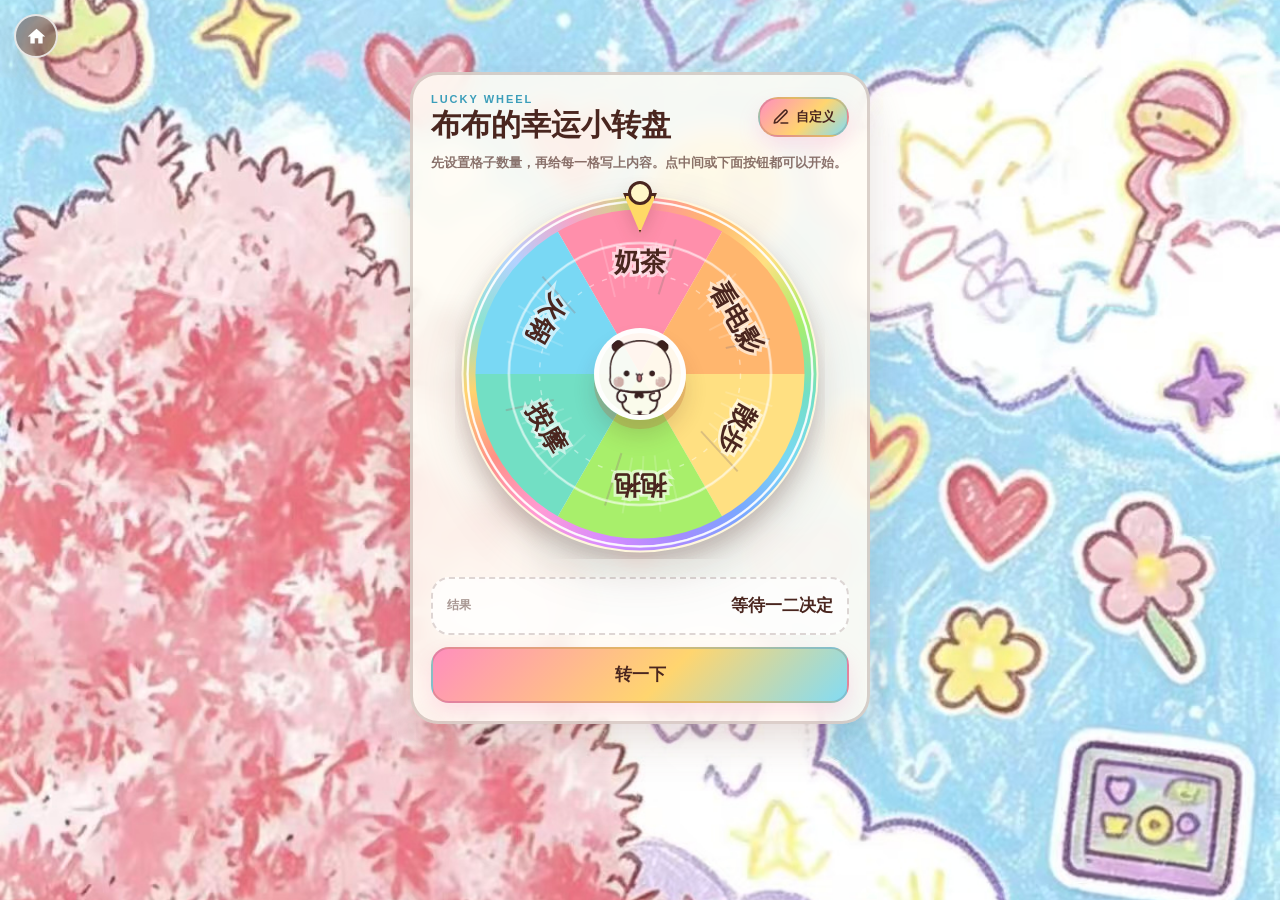
<file: apps/wheel/index.html>
<!DOCTYPE html>
<html lang="zh-CN">

<head>
    <meta charset="UTF-8">
    <meta name="viewport"
        content="width=device-width, initial-scale=1.0, maximum-scale=1.0, user-scalable=no, viewport-fit=cover">
    <title>Gigo 转盘</title>
    <link rel="icon" type="image/png" sizes="32x32" href="../home/assets/icons/favicon-32.png">
    <link rel="apple-touch-icon" sizes="180x180" href="../home/assets/icons/apple-touch-icon.png">
    <link rel="stylesheet" href="../load/loading.css?v=load-4">
    <link rel="stylesheet" href="style.css?v=wheel-default-7">
    <script type="module" src="../load/boot.js?v=load-4"></script>
</head>

<body>
    <a href="../../" class="home-button" title="返回主页" aria-label="返回主页">
        <svg viewBox="0 0 24 24" width="21" height="21" fill="currentColor" aria-hidden="true">
            <path d="M10 20v-6h4v6h5v-8h3L12 3 2 12h3v8z" />
        </svg>
    </a>

    <main class="wheel-page">
        <section class="wheel-card">
            <div class="wheel-title-row">
                <div>
                    <p class="eyebrow">Lucky Wheel</p>
                    <h1>布布的幸运小转盘</h1>
                </div>
                <button id="open-editor" class="tool-button" type="button" aria-label="自定义转盘">
                    <svg viewBox="0 0 24 24" width="18" height="18" fill="none" stroke="currentColor" stroke-width="2"
                        stroke-linecap="round" stroke-linejoin="round" aria-hidden="true">
                        <path d="M12 20h9" />
                        <path d="M16.5 3.5a2.12 2.12 0 0 1 3 3L7 19l-4 1 1-4Z" />
                    </svg>
                    <span>自定义</span>
                </button>
            </div>

            <div class="wheel-copy">
                先设置格子数量，再给每一格写上内容。点中间或下面按钮都可以开始。
            </div>

            <div class="wheel-stage" aria-live="polite">
                <div class="wheel-pointer" aria-hidden="true"></div>
                <button id="wheel-button" class="wheel-button" type="button" aria-label="旋转转盘">
                    <div id="wheel-disc" class="wheel-disc">
                        <canvas id="wheel-canvas" aria-hidden="true"></canvas>
                    </div>
                    <span class="wheel-center">
                        <video id="center-video" class="center-video" poster="assets/center-biu-poster.png" muted loop
                            playsinline preload="auto">
                            <source src="assets/center-biu.webm" type="video/webm">
                            <source src="assets/center-biu.mp4" type="video/mp4">
                        </video>
                    </span>
                </button>
            </div>

            <div class="result-card">
                <span class="result-label">结果</span>
                <strong id="spin-status">等待一二决定</strong>
            </div>

            <button id="spin-action" class="spin-button" type="button">转一下</button>
        </section>
    </main>

    <div id="editor-modal" class="editor-modal hidden" aria-hidden="true">
        <div class="editor-backdrop" data-close-editor></div>
        <section class="editor-sheet" role="dialog" aria-modal="true" aria-labelledby="editor-title">
            <div class="sheet-handle"></div>
            <header class="editor-header">
                <div>
                    <p class="eyebrow">Customize</p>
                    <h2 id="editor-title">自定义转盘</h2>
                </div>
                <button class="icon-button" type="button" data-close-editor aria-label="关闭">
                    <svg viewBox="0 0 24 24" width="20" height="20" fill="none" stroke="currentColor" stroke-width="2.2"
                        stroke-linecap="round" aria-hidden="true">
                        <path d="M18 6 6 18" />
                        <path d="m6 6 12 12" />
                    </svg>
                </button>
            </header>

            <div class="count-editor">
                <span>格子数量</span>
                <div class="count-controls">
                    <button type="button" id="count-minus" aria-label="减少格子">-</button>
                    <output id="segment-count">8</output>
                    <button type="button" id="count-plus" aria-label="增加格子">+</button>
                </div>
            </div>

            <div id="segment-editor" class="segment-editor"></div>

            <div class="editor-actions">
                <button id="reset-wheel" class="secondary-button" type="button">恢复默认</button>
                <button class="done-button" type="button" data-close-editor>完成</button>
            </div>
        </section>
    </div>

    <script src="wheel.js?v=wheel-default-7"></script>
</body>

</html>
</file>
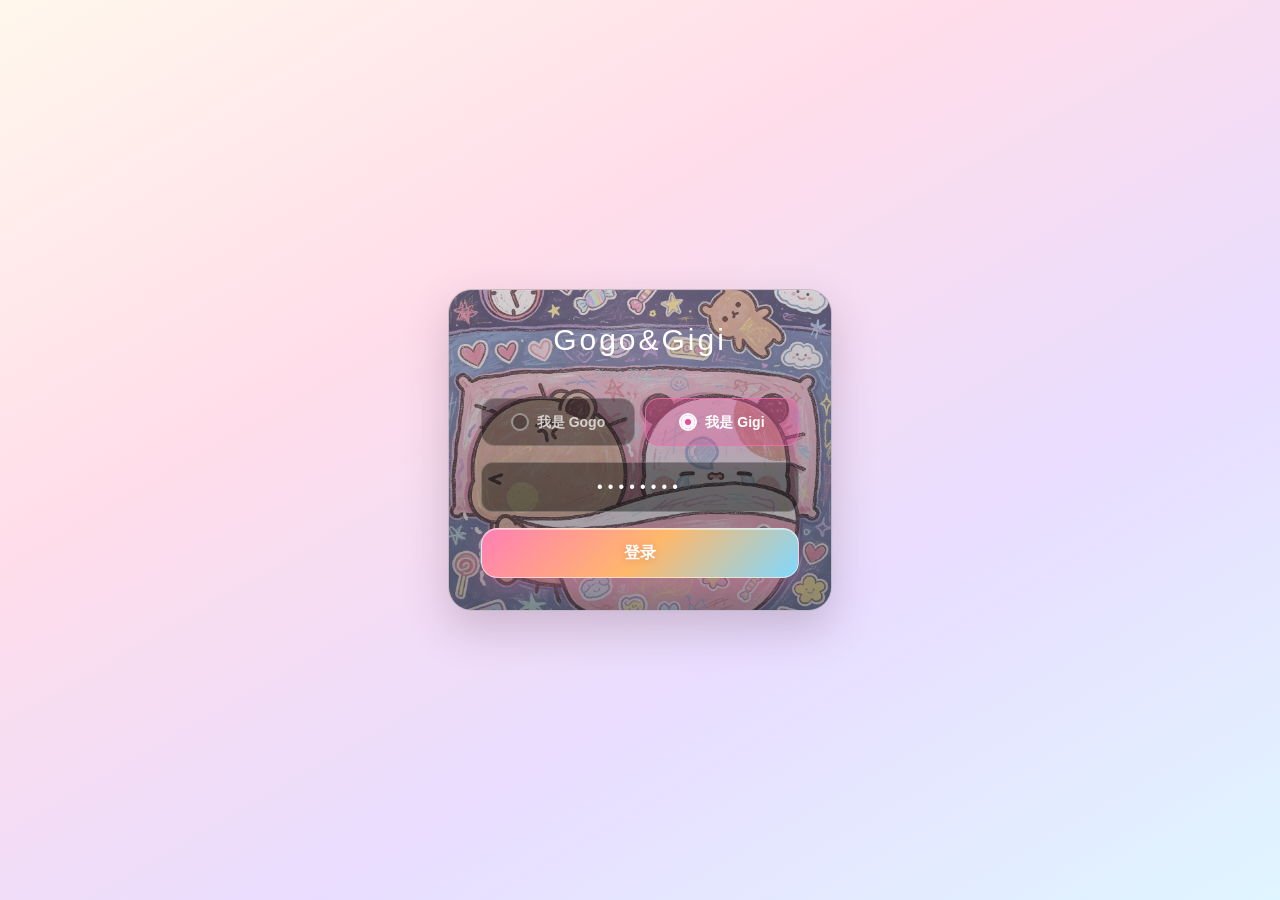
<file: apps/xiaobenben/index.html>
<!DOCTYPE html>
<html lang="zh-CN">

<head>
    <meta charset="UTF-8">
    <meta name="viewport"
        content="width=device-width, initial-scale=1.0, maximum-scale=1.0, user-scalable=no, viewport-fit=cover">
    <title>小笨笨</title>
    <script>document.documentElement.classList.add('love-loading-pending');</script>
    <link rel="stylesheet" href="../load/loading.css?v=load-4">
    <link rel="stylesheet" href="style.css">
    <script type="module" src="../load/boot.js?v=load-4"></script>
    <script defer src="../home/js/supabase-js@2.js"></script>
</head>

<body>
    <main class="notes-app">
        <header class="notes-topbar" aria-label="小笨笨顶部栏">
            <a href="../../" class="back-home-btn" title="返回主页" aria-label="返回主页">
                <svg viewBox="0 0 24 24" width="24" height="24" fill="currentColor" aria-hidden="true">
                    <path d="M10 20v-6h4v6h5v-8h3L12 3 2 12h3v8z" />
                </svg>
            </a>
        </header>

        <section class="notes-sheet">
            <h1>小笨笨</h1>
            <div id="login-hint" class="login-hint hidden">当前没有可用登录态，正在返回主页登录...</div>
            <div id="notes-list" class="notes-list" aria-label="小笨笨清单"></div>
            <label class="new-note-row" aria-label="新增小笨笨">
                <span class="check-circle placeholder-circle"></span>
                <input id="new-note-input" type="text" autocomplete="off" placeholder="">
            </label>
        </section>
    </main>

    <script type="module" src="xiaobenben.js?v=load-4"></script>
</body>

</html>
</file>
<file: apps/load/loading.css>
.love-loading-pending,
.love-loading-pending body {
    background: #000 !important;
}

.love-loading-pending body > :not(#love-loading-overlay) {
    visibility: hidden !important;
}

.love-loading-overlay {
    position: fixed;
    inset: 0;
    z-index: 2147483000;
    display: flex;
    align-items: center;
    justify-content: center;
    min-height: 100vh;
    min-height: 100dvh;
    padding: 24px;
    background: #000;
    color: #ffd5e7;
    opacity: 0;
    pointer-events: none;
    transition: opacity 0.16s ease;
}

.love-loading-overlay.is-visible {
    opacity: 1;
    pointer-events: auto;
}

.love-loading-panel {
    width: min(76vw, 320px);
    text-align: center;
}

.love-loading-image {
    display: block;
    width: min(52vw, 208px);
    aspect-ratio: 1 / 1;
    height: auto;
    margin: 0 auto 18px;
    object-fit: contain;
}

.love-loading-copy {
    min-height: 1.6em;
    margin: 0;
    color: #ffd5e7;
    font-size: 15px;
    line-height: 1.6;
    font-weight: 700;
    letter-spacing: 0.08em;
    text-shadow:
        0 0 1px #ff6fb1,
        0 0 10px rgba(255, 111, 177, 0.55);
}
</file>
<file: apps/home/style.css>
﻿/* 全局样式覆盖 - 使用本地字体 */
        body {
            font-family: -apple-system, BlinkMacSystemFont, 'PingFang SC', 'Hiragino Sans GB', 'Microsoft YaHei', 'Helvetica Neue', sans-serif;
            overflow: hidden;
            background: #fff4f9;
            color: white;
        }

        .app-screen {
            height: 100vh;
            height: 100dvh;
            min-height: 100svh;
        }

        .pb-safe {
            padding-bottom: env(safe-area-inset-bottom, 0px);
        }

        .glass {
            background: rgba(255, 255, 255, 0.1);
            backdrop-filter: blur(16px);
            -webkit-backdrop-filter: blur(16px);
            border: 1px solid rgba(255, 255, 255, 0.15);
            box-shadow: 0 8px 32px 0 rgba(0, 0, 0, 0.37);
        }

        #page-auth {
            background:
                linear-gradient(150deg, #fff7ec 0%, #ffddea 34%, #e9ddff 66%, #dff5ff 100%);
        }

        .login-card {
            overflow: hidden;
            isolation: isolate;
            background: rgba(16, 16, 18, 0.28);
            border: 1px solid rgba(255, 255, 255, 0.22);
            box-shadow:
                0 18px 44px rgba(92, 59, 76, 0.24),
                inset 0 1px 0 rgba(255, 255, 255, 0.12);
        }

        .login-card::before {
            content: "";
            position: absolute;
            inset: 0;
            z-index: -2;
            background: url("./assets/background/login.jpg") center / cover no-repeat;
            opacity: 0.68;
            transform: scale(1.03);
        }

        .login-card::after {
            content: "";
            position: absolute;
            inset: 0;
            z-index: -1;
            background:
                radial-gradient(circle at 50% 16%, rgba(255, 182, 215, 0.12), transparent 34%),
                linear-gradient(180deg, rgba(10, 10, 12, 0.08), rgba(10, 10, 12, 0.38));
        }

        /* 输入框样式 */
        .input-field {
            background: rgba(0, 0, 0, 0.4);
            border: 1px solid rgba(255, 255, 255, 0.2);
            color: white;
            border-radius: 12px;
            padding: 12px;
            width: 100%;
            outline: none;
            text-align: center;
            transition: all 0.3s ease;
        }

        .input-field:focus {
            border-color: #f472b6;
            background: rgba(0, 0, 0, 0.6);
            box-shadow: 0 0 15px rgba(244, 114, 182, 0.3);
        }

        .login-identity-group {
            display: grid;
            grid-template-columns: repeat(2, minmax(0, 1fr));
            gap: 10px;
        }

        .identity-choice {
            position: relative;
            display: flex;
            align-items: center;
            justify-content: center;
            gap: 8px;
            min-height: 48px;
            border-radius: 14px;
            border: 1px solid rgba(255, 255, 255, 0.16);
            background: rgba(0, 0, 0, 0.36);
            color: rgba(255, 255, 255, 0.72);
            font-size: 14px;
            font-weight: 700;
            transition: all 0.2s ease;
        }

        .identity-choice input {
            position: absolute;
            opacity: 0;
            pointer-events: none;
        }

        .identity-dot {
            width: 18px;
            height: 18px;
            border-radius: 50%;
            border: 2px solid rgba(255, 255, 255, 0.42);
            background: rgba(0, 0, 0, 0.24);
            box-shadow: inset 0 0 0 4px transparent;
        }

        .identity-choice.active {
            color: white;
            border-color: rgba(244, 114, 182, 0.72);
            background: rgba(236, 72, 153, 0.36);
            box-shadow: 0 8px 24px rgba(236, 72, 153, 0.18);
        }

        .identity-choice.active .identity-dot {
            border-color: #fff;
            background: #ec4899;
            box-shadow: inset 0 0 0 4px rgba(255, 255, 255, 0.95);
        }

        .login-password-field {
            letter-spacing: 0.32em;
        }

        #checkin-box {
            background: linear-gradient(135deg,
                    rgba(255, 247, 236, 0.76) 0%,
                    rgba(255, 221, 234, 0.72) 42%,
                    rgba(223, 245, 255, 0.72) 100%);
            border: 1px solid rgba(255, 255, 255, 0.68);
            box-shadow:
                0 12px 28px rgba(118, 85, 101, 0.18),
                inset 0 1px 0 rgba(255, 255, 255, 0.52);
            backdrop-filter: blur(14px);
            -webkit-backdrop-filter: blur(14px);
        }

        #checkin-box h3 {
            color: #db3f92;
            font-weight: 800;
            text-shadow: 0 1px 8px rgba(255, 255, 255, 0.72);
        }

        #checkin-box p {
            color: #6f6170;
            font-weight: 600;
        }

        #checkin-box button {
            min-width: 72px;
            border-radius: 16px;
            background: linear-gradient(135deg, #ff7fb5 0%, #ffb86b 58%, #7fd8ff 100%);
            border: 1px solid rgba(255, 255, 255, 0.62);
            color: #fff;
            font-weight: 800;
            box-shadow:
                0 8px 18px rgba(255, 126, 180, 0.28),
                inset 0 1px 0 rgba(255, 255, 255, 0.45);
            text-shadow: 0 1px 7px rgba(146, 58, 95, 0.32);
        }

        #diary-send-btn {
            background: linear-gradient(135deg, #ff7fb5 0%, #ffb86b 58%, #7fd8ff 100%);
            border: 1px solid rgba(255, 255, 255, 0.62);
            box-shadow:
                0 8px 18px rgba(255, 126, 180, 0.28),
                inset 0 1px 0 rgba(255, 255, 255, 0.45);
        }

        .timeline-frame {
            position: relative;
            isolation: isolate;
            background: url("./assets/background/home1.jpg?v=clean-16-10-1") center / cover no-repeat;
            box-shadow: none;
        }

        .timeline-frame::before {
            content: none;
        }

        .timeline-frame::after {
            content: none;
        }

        .timeline-frame > * {
            position: relative;
            z-index: 1;
        }

        .timeline-bubble {
            backdrop-filter: none !important;
            -webkit-backdrop-filter: none !important;
            box-shadow: 0 8px 18px rgba(70, 48, 58, 0.12);
        }

        .timeline-bubble-blue {
            background: rgba(222, 241, 255, 0.92);
        }

        .timeline-bubble-pink {
            background: rgba(255, 232, 244, 0.92);
        }

        .timeline-bubble-alert {
            background: rgba(255, 226, 226, 0.92);
        }

        .home-top-area {
            padding: env(safe-area-inset-top, 0px) 0 0;
            background: rgba(255, 246, 250, 0.86);
        }

        .home-top-panel {
            position: relative;
            overflow: visible;
            border-radius: 0 0 24px 24px;
            padding: 12px 58px 12px 16px;
            background: rgba(255, 246, 250, 0.88);
            border: 0;
            box-shadow: 0 12px 30px rgba(126, 76, 94, 0.16);
            color: #4b3b42;
            backdrop-filter: blur(18px);
            -webkit-backdrop-filter: blur(18px);
        }

        .home-top-panel::before {
            content: "";
            position: absolute;
            inset: 0;
            background:
                radial-gradient(circle at 12% 6%, rgba(255, 154, 201, 0.28), transparent 30%),
                radial-gradient(circle at 88% 0%, rgba(160, 210, 255, 0.24), transparent 32%);
            pointer-events: none;
        }

        
        .home-timer-row,
        .home-nav-row,
        .home-extra-menu {
            position: relative;
            z-index: 1;
        }

        .home-timer-row {
            display: flex;
            align-items: center;
            justify-content: space-between;
            gap: 8px;
            min-height: 64px;
            margin-bottom: 0;
        }

        .home-timer-copy {
            flex: 1 1 0;
            min-width: 0;
        }

        .home-timer-copy span {
            display: block;
            font-size: 12px;
            color: rgba(75, 59, 66, 0.62);
            margin-bottom: 3px;
        }

        .home-timer-copy strong {
            display: flex;
            align-items: baseline;
            gap: 7px;
            color: #db3f92;
            font-size: 48px;
            line-height: 1;
            letter-spacing: 0;
        }

        .home-timer-days {
            width: max-content;
            cursor: pointer;
            -webkit-tap-highlight-color: transparent;
        }

        .home-timer-days:active {
            transform: scale(0.98);
        }

        .home-timer-copy strong span {
            display: inline;
            margin-bottom: 0;
            color: inherit;
            font-size: inherit;
            line-height: inherit;
        }

        .home-timer-copy small,
        .home-timer-suffix {
            font-size: 13px;
            color: rgba(75, 59, 66, 0.6);
            font-weight: 700;
        }

        .home-timer-copy small {
            font-size: 14px;
        }

        .home-timer-clock {
            flex: 0 0 190px;
            align-self: stretch;
            display: flex;
            align-items: center;
            justify-content: center;
            min-width: 0;
            padding: 2px 30px 0 0;
        }

        .home-time-separator {
            color: rgba(219, 63, 146, 0.65);
            font-weight: 800;
            font-size: 16px;
            margin: 0 3px;
            align-self: flex-start;
            padding-top: 4px;
        }

        .home-nav-row {
            position: absolute;
            right: 16px;
            top: 50%;
            z-index: 40;
            display: block;
            transform: translateY(-50%);
        }

        .home-tabs {
            position: absolute;
            right: 0;
            top: 46px;
            bottom: auto;
            width: 150px;
            display: grid;
            grid-template-columns: 1fr;
            gap: 6px;
            padding: 4px;
            border-radius: 16px;
            background: rgba(255, 246, 250, 0.9);
            border: 1px solid rgba(255, 255, 255, 0.72);
            box-shadow: 0 14px 30px rgba(126, 76, 94, 0.18);
            backdrop-filter: blur(18px);
            -webkit-backdrop-filter: blur(18px);
        }

        .home-tab,
        .home-extra-tab,
        .home-menu-toggle {
            min-height: 34px;
            border-radius: 13px;
            color: rgba(75, 59, 66, 0.64);
            font-size: 12px;
            font-weight: 800;
            text-align: center;
            transition: all 0.2s ease;
        }

        .home-tab.is-active {
            color: white;
            background: linear-gradient(135deg, rgba(236, 72, 153, 0.92), rgba(248, 113, 113, 0.86));
            box-shadow: 0 8px 16px rgba(236, 72, 153, 0.24);
        }

        .home-menu-toggle {
            width: 38px;
            height: 38px;
            flex: 0 0 38px;
            background: rgba(255, 255, 255, 0.52);
            color: rgba(75, 59, 66, 0.72);
            display: flex;
            align-items: center;
            justify-content: center;
            font-size: 18px;
            box-shadow: 0 8px 18px rgba(126, 76, 94, 0.14);
        }

        .home-menu-toggle[aria-expanded="true"] {
            background: rgba(255, 214, 232, 0.8);
            color: #db3f92;
        }

        .home-extra-menu {
            position: absolute;
            right: 0;
            top: 174px;
            bottom: auto;
            width: 150px;
            margin-top: 0;
            display: grid;
            grid-template-columns: 1fr;
            gap: 6px;
            padding: 4px;
            border-radius: 16px;
            background: rgba(255, 246, 250, 0.88);
            border: 1px solid rgba(255, 255, 255, 0.7);
            box-shadow: 0 14px 30px rgba(126, 76, 94, 0.16);
            backdrop-filter: blur(18px);
            -webkit-backdrop-filter: blur(18px);
        }

        .home-extra-tab {
            background: rgba(255, 255, 255, 0.42);
        }

        .home-extra-tab.is-danger {
            color: #db3f92;
            background: rgba(255, 214, 232, 0.72);
        }

        @media (max-width: 390px) {
            .home-timer-row {
                min-height: 54px;
            }

            .home-timer-copy strong {
                font-size: 44px;
            }

            .home-timer-clock {
                flex-basis: 158px;
                padding-right: 24px;
            }
        }

        .soft-input {
            background: rgba(255, 255, 255, 0.64);
            border: 1px solid rgba(219, 63, 146, 0.18);
            color: #4b3b42;
            border-radius: 14px;
            outline: none;
        }

        /* 按钮样式 */
        .btn-primary {
            background: linear-gradient(135deg, #ff7fb5 0%, #ffb86b 52%, #7fd8ff 100%);
            color: white;
            font-weight: bold;
            padding: 12px;
            border-radius: 16px;
            width: 100%;
            border: 1px solid rgba(255, 255, 255, 0.56);
            box-shadow:
                0 10px 22px rgba(255, 126, 180, 0.28),
                inset 0 1px 0 rgba(255, 255, 255, 0.45);
            text-shadow: 0 1px 8px rgba(146, 58, 95, 0.28);
            transition: transform 0.1s;
        }

        .btn-primary:active {
            transform: scale(0.96);
        }

        /* 实用工具类 */
        .hidden {
            display: none !important;
        }

        .fade-in {
            animation: fadeIn 0.6s cubic-bezier(0.22, 1, 0.36, 1);
        }

        @keyframes fadeIn {
            from {
                opacity: 0;
                transform: translateY(20px);
            }

            to {
                opacity: 1;
                transform: translateY(0);
            }
        }

        /* 滚动条隐藏 */
        ::-webkit-scrollbar {
            width: 0px;
            background: transparent;
        }

        /* 震动动画 */
        @keyframes shake {

            0%,
            100% {
                transform: translateX(0);
            }

            25% {
                transform: translateX(-5px);
            }

            75% {
                transform: translateX(5px);
            }
        }

        .animate-shake {
            animation: shake 0.3s ease-in-out;
        }

        /* 翻牌时钟样式 */
        .flip-clock-container {
            perspective: 1000px;
        }

        .flip-card {
            position: relative;
            display: inline-block;
            width: 18px;
            height: 28px;
            background: rgba(255, 255, 255, 0.76);
            border: 1px solid rgba(255, 255, 255, 0.86);
            border-radius: 8px;
            color: #db3f92;
            font-weight: 800;
            text-align: center;
            line-height: 26px;
            font-size: 17px;
            overflow: hidden;
            box-shadow: 0 5px 12px rgba(126, 76, 94, 0.12);
        }

        .flip-card::after {
            content: "";
            position: absolute;
            top: 50%;
            left: 0;
            right: 0;
            height: 1px;
            background: rgba(219, 63, 146, 0.12);
            z-index: 10;
        }

        .flip-unit {
            display: flex;
            flex-direction: column;
            align-items: center;
            margin: 0 2px;
        }

        .flip-label {
            font-size: 10px;
            color: rgba(75, 59, 66, 0.5);
            margin-top: 3px;
            font-weight: 700;
        }

.ai-chat-btn {
            position: fixed;
            bottom: calc(85px + env(safe-area-inset-bottom, 0px));
            left: 16px;
            width: 48px;
            height: 48px;
            background: rgba(255, 255, 255, 0.12);
            backdrop-filter: blur(10px);
            border: 2px solid rgba(96, 165, 250, 0.75);
            border-radius: 50%;
            display: flex;
            align-items: center;
            justify-content: center;
            overflow: hidden;
            text-decoration: none;
            z-index: 9999;
            transition: all 0.3s ease;
            box-shadow: 0 4px 16px rgba(37, 99, 235, 0.28);
        }

        .ai-chat-btn img {
            width: 100%;
            height: 100%;
            object-fit: cover;
            display: block;
        }

        .ai-chat-btn:active {
            transform: scale(0.9);
        }
</file>
<file: apps/calendar/style.css>
@import "../shared/base.css?v=shared-1";

body {
    background: #fff4f9;
    color: #4b3b42;
    overflow: hidden;
}

.calendar-page {
    height: 100vh;
    height: 100dvh;
    min-height: 100svh;
}

.calendar-frame {
    position: relative;
    isolation: isolate;
    background: url("../home/assets/background/month.jpg") center / cover no-repeat;
    color: #4b3b42;
}

.calendar-frame::before {
    content: "";
    position: absolute;
    inset: 0;
    z-index: 0;
    pointer-events: none;
    background: rgba(255, 246, 250, 0.2);
    backdrop-filter: blur(5px) saturate(1.05);
    -webkit-backdrop-filter: blur(5px) saturate(1.05);
}

.calendar-frame::after {
    content: none;
}

.calendar-card {
    position: relative;
    z-index: 1;
    border-radius: 24px;
    padding: calc(48px + env(safe-area-inset-top, 0px)) 14px 14px;
    background: transparent;
    border: 0;
    box-shadow: none;
    backdrop-filter: none;
    -webkit-backdrop-filter: none;
}

.calendar-heading {
    display: flex;
    justify-content: space-between;
    align-items: center;
    margin-bottom: 14px;
}

.calendar-title {
    color: #4b3b42;
    font-size: 18px;
    font-weight: 900;
}

.calendar-nav-button {
    width: 34px;
    height: 34px;
    border-radius: 999px;
    background: rgba(255, 255, 255, 0.66);
    color: #db3f92;
    font-size: 18px;
    font-weight: 900;
    box-shadow: 0 6px 14px rgba(126, 76, 94, 0.1);
}

.calendar-weekdays {
    color: rgba(75, 59, 66, 0.58);
    font-weight: 800;
    margin-bottom: 8px;
}

.date-modal-backdrop {
    position: absolute;
    inset: 0;
    background: rgba(68, 42, 54, 0.28);
    backdrop-filter: blur(8px);
    -webkit-backdrop-filter: blur(8px);
}

.date-modal-sheet {
    position: absolute;
    left: 0;
    right: 0;
    bottom: 0;
    border-radius: 24px 24px 0 0;
    padding: 20px;
    background: rgba(255, 246, 250, 0.92);
    color: #4b3b42;
    box-shadow: 0 -16px 38px rgba(126, 76, 94, 0.2);
    backdrop-filter: blur(18px);
    -webkit-backdrop-filter: blur(18px);
}
</file>
<file: apps/chat/style.css>
:root {
    --primary-color: #ff7eb3;
    --secondary-color: #ff758c;
    --bg-gradient-start: #ff9a9e;
    --bg-gradient-end: #fad0c4;
    --chat-bg: rgba(255, 238, 244, 0.72);
    --msg-user-bg: #ff7eb3;
    --msg-bot-bg: #ffffff;
    --text-color: #4a4a4a;
    --input-bg: rgba(255, 255, 255, 0.9);
}

* {
    margin: 0;
    padding: 0;
    box-sizing: border-box;
    font-family: 'ZCOOL XiaoWei', sans-serif;
    /* A romantic Chinese font */
}

body {
    width: 100%;
    height: 100vh;
    height: 100dvh;
    display: flex;
    justify-content: center;
    align-items: center;
    background:
        linear-gradient(180deg, rgba(255, 246, 250, 0.18), rgba(70, 48, 58, 0.24)),
        url("../home/assets/background/fenshenGogo.jpg") center / cover no-repeat;
    overflow: hidden;
    position: relative;
}

/* Background Animation */
.background-animation {
    display: none;
    position: absolute;
    top: 0;
    left: 0;
    width: 100%;
    height: 100%;
    z-index: -1;
    overflow: hidden;
}

.heart-particle {
    position: absolute;
    color: rgba(255, 255, 255, 0.6);
    animation: floating 10s infinite linear;
    font-size: 20px;
    user-select: none;
}

@keyframes floating {
    0% {
        transform: translateY(110vh) rotate(0deg);
        opacity: 0;
    }

    10% {
        opacity: 1;
    }

    90% {
        opacity: 1;
    }

    100% {
        transform: translateY(-10vh) rotate(360deg);
        opacity: 0;
    }
}

/* Chat Container */
.chat-container {
    width: 100%;
    max-width: 450px;
    height: 90vh;
    /* Mobile friendly */
    background: rgba(255, 246, 250, 0.38);
    backdrop-filter: blur(16px);
    -webkit-backdrop-filter: blur(16px);
    border-radius: 20px;
    border: 1px solid rgba(255, 255, 255, 0.48);
    box-shadow: 0 8px 32px 0 rgba(70, 48, 58, 0.18);
    display: flex;
    flex-direction: column;
    overflow: hidden;
    position: relative;
    max-height: 800px;
}

@media (max-width: 480px) {
    body {
        display: block;
        height: 100svh;
        min-height: 100svh;
        align-items: stretch;
        justify-content: flex-start;
    }

    .chat-container {
        height: 100svh;
        min-height: 100svh;
        max-height: none;
        border-radius: 0;
        width: 100vw;
        max-width: none;
        border: 0;
        box-shadow: none;
        background: rgba(255, 246, 250, 0.26);
        backdrop-filter: blur(10px);
        -webkit-backdrop-filter: blur(10px);
    }

    .background-animation {
        position: fixed;
    }

    .chat-header {
        flex: 0 0 auto;
        background: rgba(255, 246, 250, 0.58);
    }

    .chat-messages {
        padding-bottom: calc(96px + env(safe-area-inset-bottom, 0px));
    }

    .input-area {
        position: fixed;
        left: 0;
        right: 0;
        bottom: var(--keyboard-offset, 0px);
        z-index: 50;
        background: rgba(255, 246, 250, 0.58);
        box-shadow: 0 -12px 30px rgba(70, 48, 58, 0.14);
        transform: translateZ(0);
    }
}

@supports (padding: env(safe-area-inset-top)) {
    .chat-header {
        padding-top: calc(15px + env(safe-area-inset-top));
    }

    .input-area {
        padding-bottom: calc(15px + env(safe-area-inset-bottom));
    }
}

/* Header */
.chat-header {
    padding: 14px 20px;
    background: rgba(255, 246, 250, 0.58);
    display: flex;
    align-items: center;
    justify-content: space-between;
    border-bottom: 1px solid rgba(255, 255, 255, 0.5);
    z-index: 10;
}

.avatar img,
.avatar .avatar-emoji {
    width: 52px;
    height: 52px;
    border-radius: 50%;
    border: 2px solid white;
    box-shadow: 0 4px 12px rgba(255, 94, 145, 0.18);
    object-fit: cover;
    display: block;
}

.avatar-emoji {
    display: flex;
    align-items: center;
    justify-content: center;
    font-size: 24px;
    background: linear-gradient(135deg, #fce4ec, #f8bbd0);
}

.header-info {
    text-align: center;
    flex-grow: 1;
}

.header-info h1 {
    font-size: 1.2rem;
    color: #ff5e78;
    margin-bottom: 2px;
}

.status {
    font-size: 0.8rem;
    color: #666;
    display: flex;
    align-items: center;
    justify-content: center;
    gap: 4px;
}

.status::before {
    content: '';
    display: block;
    width: 8px;
    height: 8px;
    background: #4cd137;
    border-radius: 50%;
}

/* Messages Area */
.chat-messages {
    flex: 1;
    padding: 20px;
    overflow-y: auto;
    display: flex;
    flex-direction: column;
    gap: 15px;
    scroll-behavior: smooth;
}

.message {
    max-width: 80%;
    padding: 12px 16px;
    border-radius: 18px;
    font-size: 0.95rem;
    line-height: 1.5;
    position: relative;
    animation: messagePop 0.3s cubic-bezier(0.175, 0.885, 0.32, 1.275);
    word-wrap: break-word;
}

@keyframes messagePop {
    from {
        transform: scale(0.8);
        opacity: 0;
    }

    to {
        transform: scale(1);
        opacity: 1;
    }
}

.message.user {
    align-self: flex-end;
    background: rgba(255, 126, 179, 0.72);
    color: white;
    border-bottom-right-radius: 4px;
    border: 1px solid rgba(255, 255, 255, 0.42);
    box-shadow: 0 8px 20px rgba(255, 126, 179, 0.24);
    backdrop-filter: blur(12px);
    -webkit-backdrop-filter: blur(12px);
}

.message.bot {
    align-self: flex-start;
    background: rgba(255, 255, 255, 0.66);
    color: var(--text-color);
    border-bottom-left-radius: 4px;
    border: 1px solid rgba(255, 255, 255, 0.62);
    box-shadow: 0 8px 20px rgba(70, 48, 58, 0.1);
    backdrop-filter: blur(12px);
    -webkit-backdrop-filter: blur(12px);
}

.message.system-message {
    align-self: center;
    background: transparent;
    color: #888;
    text-align: center;
    font-size: 0.85rem;
    box-shadow: none;
    border: 1px dashed rgba(255, 255, 255, 0.5);
    background: rgba(255, 255, 255, 0.44);
    backdrop-filter: blur(10px);
    -webkit-backdrop-filter: blur(10px);
}

.time {
    font-size: 0.7rem;
    opacity: 0.7;
    display: block;
    margin-top: 4px;
    text-align: right;
}

.message.bot .time {
    text-align: left;
}

/* Input Area */
.input-area {
    padding: 15px;
    background: rgba(255, 246, 250, 0.58);
    backdrop-filter: blur(10px);
    -webkit-backdrop-filter: blur(10px);
}

.input-wrapper {
    display: flex;
    background: rgba(255, 255, 255, 0.66);
    border-radius: 30px;
    padding: 5px;
    box-shadow: 0 4px 15px rgba(0, 0, 0, 0.05);
    transition: transform 0.2s;
    min-width: 0;
}

.input-wrapper:focus-within {
    transform: translateY(-2px);
    box-shadow: 0 8px 20px rgba(0, 0, 0, 0.1);
}

input {
    flex: 1;
    min-width: 0;
    border: none;
    background: transparent;
    padding: 12px 20px;
    font-size: 1rem;
    outline: none;
    color: #444;
}

.send-btn {
    background: var(--primary-color);
    color: white;
    border: none;
    width: 45px;
    height: 45px;
    flex: 0 0 45px;
    border-radius: 50%;
    cursor: pointer;
    display: flex;
    align-items: center;
    justify-content: center;
    transition: all 0.3s;
}

.send-btn:hover {
    background: #ff5e95;
    transform: scale(1.05) rotate(-10deg);
}

.send-btn:disabled {
    background: #ccc;
    cursor: not-allowed;
    transform: none;
}

/* Scrollbar */
::-webkit-scrollbar {
    width: 6px;
}

::-webkit-scrollbar-track {
    background: transparent;
}

::-webkit-scrollbar-thumb {
    background: rgba(255, 255, 255, 0.4);
    border-radius: 10px;
}
</file>
<file: apps/game/style.css>
* {
    margin: 0;
    padding: 0;
    box-sizing: border-box;
}

body {
    font-family: 'Noto Sans SC', 'Orbitron', sans-serif;
    background: #0a0a1a;
    color: #fff;
    overflow: hidden;
    min-height: 100vh;
}

#game-container {
    width: 100vw;
    height: 100vh;
    position: relative;
}

.screen {
    position: absolute;
    top: 0;
    left: 0;
    width: 100%;
    height: 100%;
    display: flex;
    align-items: center;
    justify-content: center;
}

.screen.hidden {
    display: none;
}

/* 星空背景 */
.stars,
.twinkling {
    position: absolute;
    top: 0;
    left: 0;
    width: 100%;
    height: 100%;
}

.stars {
    background: #000 url('data:image/svg+xml,<svg xmlns="http://www.w3.org/2000/svg" viewBox="0 0 100 100"><circle cx="10" cy="20" r="0.5" fill="white"/><circle cx="30" cy="50" r="0.3" fill="white"/><circle cx="50" cy="10" r="0.4" fill="white"/><circle cx="70" cy="80" r="0.5" fill="white"/><circle cx="90" cy="40" r="0.3" fill="white"/><circle cx="20" cy="70" r="0.4" fill="white"/><circle cx="60" cy="60" r="0.3" fill="white"/><circle cx="80" cy="15" r="0.5" fill="white"/><circle cx="40" cy="90" r="0.4" fill="white"/><circle cx="15" cy="45" r="0.3" fill="white"/></svg>') repeat;
    background-size: 200px 200px;
    animation: moveStars 100s linear infinite;
}

.twinkling {
    background: transparent url('data:image/svg+xml,<svg xmlns="http://www.w3.org/2000/svg" viewBox="0 0 100 100"><circle cx="25" cy="35" r="0.8" fill="rgba(255,255,255,0.8)"/><circle cx="75" cy="65" r="0.6" fill="rgba(255,255,255,0.6)"/><circle cx="45" cy="85" r="0.7" fill="rgba(255,255,255,0.7)"/></svg>') repeat;
    background-size: 300px 300px;
    animation: twinkle 3s ease-in-out infinite, moveStars 150s linear infinite;
}

@keyframes moveStars {
    from {
        transform: translateY(0);
    }

    to {
        transform: translateY(200px);
    }
}

@keyframes twinkle {

    0%,
    100% {
        opacity: 0.3;
    }

    50% {
        opacity: 1;
    }
}

/* 开始界面 */
#start-screen .content {
    text-align: center;
    z-index: 10;
}

.game-title {
    font-family: 'Orbitron', sans-serif;
    font-size: 4rem;
    font-weight: 900;
    margin-bottom: 0.5rem;
    text-shadow: 0 0 20px rgba(0, 200, 255, 0.8),
        0 0 40px rgba(0, 200, 255, 0.5);
}

.title-line {
    display: block;
    background: linear-gradient(135deg, #00d4ff, #7b2fff);
    -webkit-background-clip: text;
    -webkit-text-fill-color: transparent;
    background-clip: text;
}

.title-line.accent {
    background: linear-gradient(135deg, #ff2d75, #ff8c00);
    -webkit-background-clip: text;
    background-clip: text;
}

.subtitle {
    font-family: 'Orbitron', sans-serif;
    font-size: 1rem;
    letter-spacing: 0.5em;
    color: rgba(255, 255, 255, 0.6);
    margin-bottom: 3rem;
}

.instructions {
    display: flex;
    gap: 2rem;
    justify-content: center;
    margin-bottom: 3rem;
}

.instruction-item {
    display: flex;
    flex-direction: column;
    align-items: center;
    gap: 0.5rem;
}

.key {
    background: linear-gradient(135deg, #1a1a3a, #2a2a5a);
    padding: 0.8rem 1.5rem;
    border-radius: 10px;
    font-family: 'Orbitron', sans-serif;
    font-weight: 700;
    border: 1px solid rgba(0, 200, 255, 0.3);
    box-shadow: 0 0 15px rgba(0, 200, 255, 0.2);
}

.desc {
    color: rgba(255, 255, 255, 0.7);
    font-size: 0.9rem;
}

/* 霓虹按钮 */
.neon-btn {
    position: relative;
    padding: 1rem 3rem;
    font-size: 1.2rem;
    font-family: 'Noto Sans SC', sans-serif;
    font-weight: 700;
    color: #fff;
    background: linear-gradient(135deg, #00d4ff, #7b2fff);
    border: none;
    border-radius: 50px;
    cursor: pointer;
    overflow: hidden;
    transition: all 0.3s ease;
    box-shadow: 0 0 20px rgba(0, 200, 255, 0.4),
        0 0 40px rgba(123, 47, 255, 0.2);
}

.neon-btn:hover {
    transform: scale(1.05);
    box-shadow: 0 0 30px rgba(0, 200, 255, 0.6),
        0 0 60px rgba(123, 47, 255, 0.4);
}

.neon-btn.secondary {
    background: linear-gradient(135deg, #2a2a5a, #1a1a3a);
    border: 2px solid rgba(0, 200, 255, 0.5);
}

.btn-glow {
    position: absolute;
    top: 50%;
    left: 50%;
    width: 200%;
    height: 200%;
    background: radial-gradient(circle, rgba(255, 255, 255, 0.3) 0%, transparent 60%);
    transform: translate(-50%, -50%) scale(0);
    transition: transform 0.5s ease;
}

.neon-btn:hover .btn-glow {
    transform: translate(-50%, -50%) scale(1);
}

/* 游戏画布 */
#game-screen {
    background: linear-gradient(180deg, #0a0a2e 0%, #1a1a4a 50%, #0a0a2e 100%);
}

#game-canvas {
    display: block;
    background: transparent;
}

/* HUD 界面 */
#hud {
    position: absolute;
    top: calc(20px + env(safe-area-inset-top, 0px));
    left: 50%;
    transform: translateX(-50%);
    display: flex;
    gap: 3rem;
    z-index: 100;
}

.hud-item {
    display: flex;
    flex-direction: column;
    align-items: center;
    background: rgba(0, 0, 0, 0.5);
    padding: 0.8rem 1.5rem;
    border-radius: 15px;
    border: 1px solid rgba(0, 200, 255, 0.3);
    backdrop-filter: blur(10px);
}

.hud-label {
    font-size: 0.75rem;
    color: rgba(255, 255, 255, 0.6);
    text-transform: uppercase;
    letter-spacing: 0.1em;
}

.hud-value {
    font-family: 'Orbitron', sans-serif;
    font-size: 1.5rem;
    font-weight: 700;
    background: linear-gradient(135deg, #00d4ff, #7b2fff);
    -webkit-background-clip: text;
    -webkit-text-fill-color: transparent;
    background-clip: text;
}

.lives-container {
    display: flex;
    gap: 0.3rem;
}

.life-icon {
    font-size: 1.2rem;
    filter: drop-shadow(0 0 5px #ff2d75);
    transition: all 0.3s ease;
}

.life-icon.lost {
    opacity: 0.3;
    filter: grayscale(1);
}

/* 暂停按钮 */
#pause-btn {
    position: absolute;
    top: calc(20px + env(safe-area-inset-top, 0px));
    right: 20px;
    width: 50px;
    height: 50px;
    font-size: 1.5rem;
    background: rgba(0, 0, 0, 0.5);
    border: 1px solid rgba(0, 200, 255, 0.3);
    border-radius: 50%;
    cursor: pointer;
    transition: all 0.3s ease;
    z-index: 100;
}

#pause-btn:hover {
    background: rgba(0, 200, 255, 0.2);
    transform: scale(1.1);
}

/* 遮罩层 */
.overlay {
    background: rgba(0, 0, 0, 0.85);
    backdrop-filter: blur(10px);
    z-index: 200;
}

.overlay-content {
    text-align: center;
    padding: 3rem;
    background: linear-gradient(135deg, rgba(20, 20, 60, 0.9), rgba(10, 10, 40, 0.9));
    border-radius: 30px;
    border: 1px solid rgba(0, 200, 255, 0.3);
    box-shadow: 0 0 50px rgba(0, 200, 255, 0.2);
}

.overlay-content h2 {
    font-family: 'Orbitron', sans-serif;
    font-size: 2.5rem;
    margin-bottom: 2rem;
    background: linear-gradient(135deg, #00d4ff, #7b2fff);
    -webkit-background-clip: text;
    -webkit-text-fill-color: transparent;
    background-clip: text;
}

.overlay-content .neon-btn {
    display: block;
    width: 100%;
    margin-bottom: 1rem;
}

/* 游戏结束界面 */
.gameover-title {
    color: #ff2d75 !important;
    background: linear-gradient(135deg, #ff2d75, #ff8c00) !important;
    -webkit-background-clip: text !important;
    background-clip: text !important;
}

.final-score {
    margin: 2rem 0;
    padding: 1.5rem;
    background: rgba(0, 0, 0, 0.3);
    border-radius: 15px;
}

.final-score .label {
    display: block;
    font-size: 0.9rem;
    color: rgba(255, 255, 255, 0.6);
    margin-bottom: 0.5rem;
}

.final-score .value {
    font-family: 'Orbitron', sans-serif;
    font-size: 3rem;
    font-weight: 900;
    background: linear-gradient(135deg, #ffd700, #ff8c00);
    -webkit-background-clip: text;
    -webkit-text-fill-color: transparent;
    background-clip: text;
}

.stats {
    display: flex;
    justify-content: center;
    gap: 2rem;
    margin-bottom: 2rem;
}

.stat-item {
    text-align: center;
}

.stat-label {
    display: block;
    font-size: 0.8rem;
    color: rgba(255, 255, 255, 0.5);
    margin-bottom: 0.3rem;
}

.stat-value {
    font-family: 'Orbitron', sans-serif;
    font-size: 1.5rem;
    color: #00d4ff;
}

/* 道具状态显示 */
.powerup-status {
    position: absolute;
    bottom: 20px;
    left: 50%;
    transform: translateX(-50%);
    display: flex;
    gap: 1rem;
    z-index: 100;
}

.powerup-active {
    display: flex;
    align-items: center;
    gap: 0.3rem;
    padding: 0.5rem 1rem;
    background: rgba(0, 0, 0, 0.7);
    border-radius: 20px;
    border: 2px solid var(--color);
    color: var(--color);
    font-weight: bold;
    font-size: 0.9rem;
    animation: pulse-glow 1s ease-in-out infinite;
    box-shadow: 0 0 15px var(--color);
}

@keyframes pulse-glow {

    0%,
    100% {
        box-shadow: 0 0 10px var(--color);
    }

    50% {
        box-shadow: 0 0 25px var(--color);
    }
}
</file>
<file: apps/letter/style.css>
:root {
    --ink: #4f342b;
    --soft-ink: #85665d;
    --paper: rgba(255, 250, 238, 0.94);
    --paper-deep: rgba(255, 240, 218, 0.74);
    --pink: #f08aa8;
    --peach: #f6b38e;
    --line: rgba(215, 151, 133, 0.25);
    --shadow: rgba(105, 63, 45, 0.2);
    --rule-step: 34px;
    --rule-line: 28px;
}

* {
    box-sizing: border-box;
}

html,
body {
    margin: 0;
    min-height: 100%;
}

body {
    min-height: 100dvh;
    color: var(--ink);
    background:
        radial-gradient(circle at 18% 12%, rgba(255, 237, 190, 0.9), transparent 28%),
        radial-gradient(circle at 82% 18%, rgba(255, 196, 210, 0.65), transparent 26%),
        linear-gradient(150deg, #fdd9c8 0%, #f9c5cf 46%, #f6e1b9 100%);
    font-family: "LXGW WenKai", "STKaiti", "KaiTi", "Kaiti SC", "Segoe Print", "Comic Sans MS", cursive;
    overflow-x: hidden;
}

.home-link {
    position: fixed;
    top: calc(14px + env(safe-area-inset-top));
    left: 14px;
    z-index: 10;
    display: inline-flex;
    width: 42px;
    height: 42px;
    align-items: center;
    justify-content: center;
    border: 1px solid rgba(255, 255, 255, 0.72);
    border-radius: 999px;
    color: #fff;
    background: linear-gradient(135deg, rgba(244, 140, 169, 0.86), rgba(246, 179, 142, 0.86));
    box-shadow: 0 12px 30px rgba(148, 79, 90, 0.24);
    text-decoration: none;
}

.letter-page {
    width: min(100%, 820px);
    min-height: 100dvh;
    margin: 0 auto;
    padding: calc(74px + env(safe-area-inset-top)) 16px calc(30px + env(safe-area-inset-bottom));
}

.letter-sheet {
    position: relative;
    overflow: hidden;
    padding: 30px clamp(22px, 5vw, 54px) 36px;
    border: 1px solid rgba(255, 255, 255, 0.82);
    border-radius: 18px;
    background:
        linear-gradient(90deg, transparent 0 42px, rgba(240, 138, 168, 0.16) 43px 44px, transparent 45px),
        linear-gradient(180deg, var(--paper), var(--paper-deep));
    box-shadow: 0 24px 60px var(--shadow);
}

.letter-sheet::before,
.letter-sheet::after {
    content: "";
    position: absolute;
    pointer-events: none;
}

.letter-sheet::before {
    inset: 0;
    background:
        radial-gradient(circle at 8% 12%, rgba(255, 255, 255, 0.55), transparent 16%),
        radial-gradient(circle at 86% 8%, rgba(255, 198, 163, 0.25), transparent 18%);
    mix-blend-mode: soft-light;
}

.letter-sheet::after {
    right: 18px;
    bottom: 22px;
    z-index: 3;
    width: 104px;
    height: 104px;
    border: 2px dashed rgba(240, 138, 168, 0.48);
    border-radius: 50%;
    transform: rotate(-12deg);
}

.letter-header,
.letter-content {
    position: relative;
    z-index: 1;
}

.letter-header {
    margin-bottom: 22px;
    text-align: center;
}

.letter-stamp {
    position: absolute;
    right: 14px;
    bottom: 16px;
    z-index: 2;
    width: 112px;
    height: 112px;
    object-fit: contain;
    opacity: 0.46;
    mix-blend-mode: multiply;
    pointer-events: none;
    transform: rotate(-12deg);
    transform-origin: center;
}

.letter-kicker {
    margin: 0 0 8px;
    color: var(--pink);
    font-family: "Segoe Print", "Comic Sans MS", cursive;
    font-size: 0.92rem;
    letter-spacing: 0.04em;
}

.letter-header h1 {
    margin: 0;
    color: #6e3d36;
    font-size: clamp(1.85rem, 7vw, 2.9rem);
    font-weight: 600;
    letter-spacing: 0;
}

.letter-content {
    font-size: clamp(1.02rem, 3.65vw, 1.12rem);
    line-height: var(--rule-step);
    background:
        repeating-linear-gradient(
            180deg,
            transparent 0 var(--rule-line),
            var(--line) var(--rule-line) calc(var(--rule-line) + 1px),
            transparent calc(var(--rule-line) + 1px) var(--rule-step)
        );
}

.letter-content p {
    margin: 0 0 var(--rule-step);
}

.letter-salutation {
    font-size: 1.14em;
    font-weight: 600;
}

.letter-paragraph {
    text-indent: 2em;
}

.letter-signature {
    margin-top: var(--rule-step);
    text-align: right;
    color: var(--soft-ink);
    line-height: var(--rule-step);
}

.loading,
.error {
    text-align: center;
    color: var(--soft-ink);
}

@media (max-width: 520px) {
    :root {
        --rule-step: 33px;
    }

    .letter-page {
        padding-right: 10px;
        padding-left: 10px;
    }

    .letter-sheet {
        border-radius: 14px;
        padding: 26px 20px 32px 30px;
        background:
            linear-gradient(90deg, transparent 0 24px, rgba(240, 138, 168, 0.14) 25px 26px, transparent 27px),
            linear-gradient(180deg, var(--paper), var(--paper-deep));
    }

    .letter-sheet::after {
        right: 14px;
        bottom: 18px;
        width: 96px;
        height: 96px;
    }

    .letter-stamp {
        right: 9px;
        bottom: 11px;
        width: 106px;
        height: 106px;
    }
}
</file>
<file: apps/menu/style.css>
* {
    box-sizing: border-box;
}

html,
body {
    min-height: 100%;
    margin: 0;
}

body {
    color: #fff7fb;
    font-family: "Segoe UI", "PingFang SC", "Microsoft YaHei", sans-serif;
    background:
        radial-gradient(circle at 20% 18%, rgba(255, 123, 172, 0.16), transparent 24%),
        radial-gradient(circle at 82% 18%, rgba(106, 220, 255, 0.14), transparent 22%),
        linear-gradient(180deg, #12071e, #07040c);
}

.back-home-btn {
    position: fixed;
    top: calc(18px + env(safe-area-inset-top, 0px));
    left: 18px;
    width: 44px;
    height: 44px;
    border-radius: 50%;
    display: flex;
    align-items: center;
    justify-content: center;
    color: #fff;
    text-decoration: none;
    background: rgba(255, 255, 255, 0.08);
    border: 1px solid rgba(255, 255, 255, 0.14);
    backdrop-filter: blur(12px);
}

.placeholder-page {
    min-height: 100vh;
    display: flex;
    align-items: center;
    justify-content: center;
    padding: 24px;
}

.placeholder-panel {
    width: min(100%, 560px);
    padding: 32px 24px;
    border-radius: 28px;
    background: rgba(18, 14, 28, 0.78);
    border: 1px solid rgba(255, 255, 255, 0.1);
    box-shadow: 0 24px 80px rgba(0, 0, 0, 0.45);
    backdrop-filter: blur(18px);
}

.eyebrow {
    margin: 0 0 10px;
    color: #8fe9ff;
    text-transform: uppercase;
    letter-spacing: 0.24em;
    font-size: 12px;
}

h1 {
    margin: 0;
    font-size: clamp(30px, 8vw, 48px);
}

.subtitle {
    margin: 14px 0 0;
    color: rgba(255, 247, 251, 0.72);
    line-height: 1.7;
}

.note-card {
    margin-top: 24px;
    padding: 16px 18px;
    border-radius: 18px;
    background: rgba(255, 255, 255, 0.04);
    border: 1px solid rgba(255, 255, 255, 0.08);
    color: rgba(255, 247, 251, 0.82);
}

code {
    font-family: Consolas, monospace;
}
</file>
<file: apps/store/style.css>
* {
    box-sizing: border-box;
}

html,
body {
    margin: 0;
    min-height: 100%;
}

body {
    font-family: -apple-system, BlinkMacSystemFont, "PingFang SC", "Hiragino Sans GB", "Microsoft YaHei", sans-serif;
    background: #fff4f9;
    color: #3f3540;
    overflow: hidden;
}

button,
input {
    font: inherit;
}

button {
    border: 0;
    cursor: pointer;
}

.hidden {
    display: none !important;
}

.store-page {
    position: relative;
    isolation: isolate;
    display: grid;
    grid-template-columns: minmax(72px, 20%) minmax(0, 1fr);
    gap: 10px;
    width: 100%;
    height: 100vh;
    height: 100dvh;
    min-height: 100svh;
    padding: calc(62px + env(safe-area-inset-top, 0px)) 12px calc(16px + env(safe-area-inset-bottom, 0px));
    overflow-y: auto;
    background: url("../home/assets/background/store.jpg") center / cover no-repeat;
}

.store-page::before {
    content: "";
    position: fixed;
    inset: 0;
    z-index: -1;
    background: rgba(255, 245, 250, 0.18);
    backdrop-filter: blur(4px) saturate(1.02);
    -webkit-backdrop-filter: blur(4px) saturate(1.02);
    pointer-events: none;
}

.home-button {
    position: fixed;
    top: calc(12px + env(safe-area-inset-top, 0px));
    left: 14px;
    z-index: 10;
    width: 42px;
    height: 42px;
    display: flex;
    align-items: center;
    justify-content: center;
    border-radius: 999px;
    color: #fff;
    background: rgba(29, 29, 32, 0.42);
    border: 1px solid rgba(255, 255, 255, 0.42);
    box-shadow: 0 12px 28px rgba(86, 96, 89, 0.12);
    backdrop-filter: blur(12px);
    -webkit-backdrop-filter: blur(12px);
}

.store-sidebar {
    align-self: start;
    display: grid;
    gap: 8px;
}

.points-card,
.side-button,
.content-panel,
.product-card,
.inventory-item,
.shop-header,
.modal-sheet {
    background: rgba(255, 250, 253, 0.78);
    border: 1px solid rgba(255, 255, 255, 0.72);
    box-shadow: 0 10px 24px rgba(112, 75, 92, 0.14);
    backdrop-filter: blur(12px);
    -webkit-backdrop-filter: blur(12px);
}

.points-card {
    border-radius: 18px;
    padding: 10px 6px;
    min-height: 72px;
    display: flex;
    flex-direction: column;
    justify-content: center;
    text-align: center;
}

.points-card span {
    display: block;
    color: rgba(63, 53, 64, 0.58);
    font-size: 11px;
    font-weight: 800;
    margin-bottom: 3px;
}

.points-card strong {
    display: block;
    color: #db3f92;
    font-size: 15px;
    line-height: 1.1;
    font-weight: 900;
}

.side-button {
    min-height: 46px;
    border-radius: 16px;
    color: rgba(63, 53, 64, 0.68);
    font-size: 12px;
    font-weight: 900;
    line-height: 1.2;
    transition: transform 0.12s ease, background 0.2s ease, color 0.2s ease;
}

.side-button.is-active {
    color: white;
    background: linear-gradient(135deg, #ff7fb5 0%, #ffb86b 58%, #7fd8ff 100%);
    border-color: rgba(255, 255, 255, 0.84);
    box-shadow: 0 12px 24px rgba(255, 126, 180, 0.24);
}

.side-button:active,
.shop-tab:active,
.buy-button:active,
.remove-button:active,
.use-button:active,
.primary-button:active,
.ghost-button:active {
    transform: scale(0.96);
}

.add-side {
    color: #db3f92;
}

.store-main {
    min-width: 0;
}

.shop-header {
    display: flex;
    justify-content: space-between;
    align-items: center;
    gap: 8px;
    border-radius: 22px;
    padding: 13px 14px;
    margin-bottom: 10px;
}

.shop-header h1 {
    margin: 0;
    color: #3f3540;
    font-size: 22px;
    line-height: 1.1;
    font-weight: 900;
}

.shop-header p {
    margin: 5px 0 0;
    color: rgba(63, 53, 64, 0.56);
    font-size: 11px;
    font-weight: 800;
}

.shop-tabs {
    flex: 0 0 auto;
    display: flex;
    gap: 5px;
    padding: 4px;
    border-radius: 999px;
    background: rgba(255, 255, 255, 0.54);
}

.shop-tab {
    min-width: 42px;
    min-height: 31px;
    padding: 0 9px;
    border-radius: 999px;
    color: rgba(63, 53, 64, 0.62);
    background: transparent;
    font-size: 12px;
    font-weight: 900;
}

.shop-tab.is-active {
    color: #fff;
    background: linear-gradient(135deg, #ff7fb5 0%, #ffb86b 58%, #7fd8ff 100%);
}

.content-panel {
    border-radius: 22px;
    padding: 12px;
}

.panel-heading {
    display: flex;
    justify-content: space-between;
    align-items: end;
    gap: 8px;
    margin-bottom: 12px;
}

.panel-heading h2 {
    margin: 0;
    color: #3f3540;
    font-size: 18px;
    line-height: 1.1;
    font-weight: 900;
}

.panel-heading span {
    color: rgba(63, 53, 64, 0.56);
    font-size: 11px;
    font-weight: 800;
    white-space: nowrap;
}

.goods-grid {
    display: grid;
    grid-template-columns: repeat(2, minmax(0, 1fr));
    gap: 10px;
}

.product-card {
    position: relative;
    overflow: hidden;
    min-height: 172px;
    border-radius: 18px;
    padding: 12px;
    display: flex;
    flex-direction: column;
}

.stock-text {
    position: absolute;
    top: 8px;
    right: 9px;
    color: rgba(63, 53, 64, 0.58);
    font-size: 10px;
    font-weight: 800;
}

.product-icon-wrap {
    flex: 1;
    display: flex;
    align-items: center;
    justify-content: center;
    min-height: 78px;
    padding: 18px 0 8px;
}

.product-icon {
    font-size: 48px;
    filter: drop-shadow(0 8px 12px rgba(112, 75, 92, 0.18));
}

.product-title {
    min-height: 34px;
    margin: 0 0 8px;
    display: flex;
    align-items: center;
    justify-content: center;
    color: #3f3540;
    font-size: 14px;
    line-height: 1.2;
    font-weight: 900;
    text-align: center;
    overflow-wrap: anywhere;
}

.buy-button,
.remove-button,
.use-button {
    border-radius: 14px;
    min-height: 36px;
    font-size: 13px;
    font-weight: 900;
    transition: transform 0.12s ease;
}

.buy-button {
    width: 100%;
    color: #db3f92;
    background: rgba(255, 236, 246, 0.92);
    border: 1px solid rgba(219, 63, 146, 0.24);
}

.remove-button {
    width: 100%;
    color: #c24152;
    background: rgba(255, 232, 232, 0.92);
    border: 1px solid rgba(194, 65, 82, 0.2);
}

.inventory-list {
    display: grid;
    gap: 8px;
}

.inventory-item {
    border-radius: 16px;
    padding: 11px;
    display: flex;
    align-items: center;
    justify-content: space-between;
    gap: 8px;
}

.inventory-item.is-used {
    opacity: 0.58;
    background: rgba(235, 231, 235, 0.76);
}

.inventory-name {
    color: #3f3540;
    font-size: 14px;
    font-weight: 900;
}

.inventory-item.is-used .inventory-name {
    text-decoration: line-through;
    color: rgba(63, 53, 64, 0.58);
}

.inventory-date {
    margin-top: 2px;
    color: rgba(63, 53, 64, 0.52);
    font-size: 10px;
    font-weight: 700;
}

.use-button {
    flex: 0 0 auto;
    padding: 0 12px;
    color: white;
    background: linear-gradient(135deg, #ff7fb5 0%, #ffb86b 58%, #7fd8ff 100%);
    border: 1px solid rgba(255, 255, 255, 0.62);
    box-shadow: 0 8px 18px rgba(255, 126, 180, 0.22);
}

.used-label,
.more-used,
.empty-state {
    color: rgba(63, 53, 64, 0.56);
    font-size: 12px;
    font-weight: 800;
}

.empty-state {
    grid-column: 1 / -1;
    padding: 28px 8px;
    text-align: center;
}

.more-used {
    width: 100%;
    padding: 8px 0;
    text-align: center;
    background: transparent;
}

.modal {
    position: fixed;
    inset: 0;
    z-index: 40;
}

.modal-backdrop {
    position: absolute;
    inset: 0;
    background: rgba(32, 29, 31, 0.54);
    backdrop-filter: blur(8px);
    -webkit-backdrop-filter: blur(8px);
}

.modal-sheet {
    position: absolute;
    left: 0;
    right: 0;
    bottom: 0;
    max-height: 88vh;
    overflow-y: auto;
    border-radius: 24px 24px 0 0;
    padding: 20px 28px calc(24px + env(safe-area-inset-bottom, 0px));
    background: rgba(255, 250, 253, 0.86);
    color: #3f3540;
}

.sheet-handle {
    width: 56px;
    height: 5px;
    border-radius: 999px;
    margin: 0 auto 18px;
    background: rgba(63, 53, 64, 0.2);
}

.modal-sheet h2 {
    margin: 0 0 18px;
    color: #3f3540;
    font-size: 22px;
    text-align: center;
}

.preview-row {
    display: flex;
    align-items: center;
    gap: 12px;
    margin-bottom: 18px;
    padding: 12px;
    border-radius: 18px;
    background: rgba(255, 255, 255, 0.58);
    border: 1px solid rgba(255, 255, 255, 0.7);
}

.preview-icon {
    width: 54px;
    height: 54px;
    display: flex;
    align-items: center;
    justify-content: center;
    border-radius: 18px;
    background: linear-gradient(135deg, rgba(255, 127, 181, 0.18), rgba(127, 216, 255, 0.2));
    font-size: 32px;
}

.preview-row strong,
.preview-row span {
    display: block;
}

.preview-row strong {
    color: #3f3540;
    font-size: 15px;
    font-weight: 900;
}

.preview-row span {
    margin-top: 3px;
    color: rgba(63, 53, 64, 0.56);
    font-size: 12px;
    font-weight: 800;
}

.field-label {
    display: block;
    margin: 15px 0 8px;
    color: rgba(63, 53, 64, 0.62);
    font-size: 12px;
    font-weight: 900;
}

.text-input {
    width: 100%;
    min-height: 52px;
    border-radius: 16px;
    border: 1px solid rgba(219, 63, 146, 0.18);
    outline: none;
    background: rgba(255, 255, 255, 0.66);
    color: #3f3540;
    padding: 0 14px;
}

.text-input::placeholder {
    color: rgba(63, 53, 64, 0.38);
}

.category-picker {
    display: grid;
    grid-template-columns: repeat(3, minmax(0, 1fr));
    gap: 8px;
}

.category-chip {
    min-height: 40px;
    border-radius: 14px;
    color: rgba(63, 53, 64, 0.64);
    background: rgba(255, 255, 255, 0.56);
    border: 1px solid rgba(255, 255, 255, 0.7);
    font-size: 13px;
    font-weight: 900;
}

.category-chip.is-active {
    color: white;
    background: linear-gradient(135deg, #ff7fb5 0%, #ffb86b 58%, #7fd8ff 100%);
}

.price-row {
    display: flex;
    align-items: center;
    gap: 14px;
}

.price-row input {
    flex: 1 1 auto;
    accent-color: #ec4899;
}

.price-row strong {
    flex: 0 0 66px;
    text-align: right;
    color: #db3f92;
    font-size: 20px;
}

.modal-actions {
    display: grid;
    grid-template-columns: 1fr 1fr;
    gap: 12px;
    margin-top: 24px;
}

.ghost-button,
.primary-button {
    min-height: 54px;
    border-radius: 16px;
    font-size: 16px;
    font-weight: 900;
    transition: transform 0.12s ease;
}

.ghost-button {
    color: rgba(63, 53, 64, 0.68);
    background: rgba(255, 255, 255, 0.58);
}

.primary-button {
    color: #fff;
    background: linear-gradient(135deg, #ff7fb5 0%, #ffb86b 58%, #7fd8ff 100%);
    box-shadow: 0 12px 24px rgba(255, 126, 180, 0.24);
}

@media (max-width: 390px) {
    .store-page {
        grid-template-columns: 70px minmax(0, 1fr);
        gap: 8px;
        padding-left: 10px;
        padding-right: 10px;
    }

    .shop-header h1 {
        font-size: 20px;
    }

    .product-card {
        min-height: 164px;
        padding: 10px;
    }

    .product-icon {
        font-size: 44px;
    }
}
</file>
<file: apps/timeline/style.css>
@import "../shared/base.css?v=shared-1";

body {
    background: #fff4f9;
    color: white;
    overflow: hidden;
}

.timeline-page {
    height: 100vh;
    height: 100dvh;
    min-height: 100svh;
}

#checkin-box {
    background: linear-gradient(135deg,
            rgba(255, 247, 236, 0.76) 0%,
            rgba(255, 221, 234, 0.72) 42%,
            rgba(223, 245, 255, 0.72) 100%);
    border: 1px solid rgba(255, 255, 255, 0.68);
    box-shadow:
        0 12px 28px rgba(118, 85, 101, 0.18),
        inset 0 1px 0 rgba(255, 255, 255, 0.52);
    backdrop-filter: blur(14px);
    -webkit-backdrop-filter: blur(14px);
}

#checkin-box h3 {
    color: #db3f92;
    font-weight: 800;
    text-shadow: 0 1px 8px rgba(255, 255, 255, 0.72);
}

#checkin-box p {
    color: #6f6170;
    font-weight: 600;
}

#checkin-box button {
    min-width: 72px;
    border-radius: 16px;
    background: linear-gradient(135deg, #ff7fb5 0%, #ffb86b 58%, #7fd8ff 100%);
    border: 1px solid rgba(255, 255, 255, 0.62);
    color: #fff;
    font-weight: 800;
    box-shadow:
        0 8px 18px rgba(255, 126, 180, 0.28),
        inset 0 1px 0 rgba(255, 255, 255, 0.45);
    text-shadow: 0 1px 7px rgba(146, 58, 95, 0.32);
}

#diary-send-btn {
    background: linear-gradient(135deg, #ff7fb5 0%, #ffb86b 58%, #7fd8ff 100%);
    border: 1px solid rgba(255, 255, 255, 0.62);
    box-shadow:
        0 8px 18px rgba(255, 126, 180, 0.28),
        inset 0 1px 0 rgba(255, 255, 255, 0.45);
}

.timeline-frame {
    position: relative;
    isolation: isolate;
    background: url("../home/assets/background/home1.jpg?v=clean-16-10-1") center / cover no-repeat;
    box-shadow: none;
}

.timeline-frame::before,
.timeline-frame::after {
    content: none;
}

.timeline-frame > * {
    position: relative;
    z-index: 1;
}

.timeline-bubble {
    backdrop-filter: none !important;
    -webkit-backdrop-filter: none !important;
    box-shadow: 0 8px 18px rgba(70, 48, 58, 0.12);
}

.timeline-bubble-blue {
    background: rgba(222, 241, 255, 0.92);
}

.timeline-bubble-pink {
    background: rgba(255, 232, 244, 0.92);
}

.timeline-bubble-alert {
    background: rgba(255, 226, 226, 0.92);
}
</file>
<file: apps/wheel/style.css>
* {
    box-sizing: border-box;
}

:root {
    --ink: #4a261f;
    --paper: rgba(255, 252, 244, 0.88);
    --paper-strong: rgba(255, 252, 244, 0.96);
    --pink: #ff7fb5;
    --blue: #79d8f4;
    --yellow: #ffd966;
    --shadow: 0 18px 42px rgba(122, 84, 68, 0.18);
}

html,
body {
    margin: 0;
    min-height: 100%;
}

body {
    overflow-x: hidden;
    color: var(--ink);
    font-family: -apple-system, BlinkMacSystemFont, "PingFang SC", "Hiragino Sans GB", "Microsoft YaHei", sans-serif;
    background: url("../home/assets/background/wheel.jpg") center / cover no-repeat;
}

button,
input {
    font: inherit;
}

button {
    border: 0;
    cursor: pointer;
    color: inherit;
}

.hidden {
    display: none !important;
}

.home-button {
    position: fixed;
    top: calc(14px + env(safe-area-inset-top, 0px));
    left: 14px;
    z-index: 30;
    width: 44px;
    height: 44px;
    display: flex;
    align-items: center;
    justify-content: center;
    border-radius: 999px;
    color: #fff;
    text-decoration: none;
    background: rgba(74, 38, 31, 0.44);
    border: 2px solid rgba(255, 255, 255, 0.78);
    box-shadow: var(--shadow);
    backdrop-filter: blur(10px);
    -webkit-backdrop-filter: blur(10px);
}

.wheel-page {
    position: relative;
    min-height: 100vh;
    min-height: 100dvh;
    padding: calc(72px + env(safe-area-inset-top, 0px)) 16px calc(26px + env(safe-area-inset-bottom, 0px));
    display: flex;
    justify-content: center;
    align-items: flex-start;
}

.wheel-card {
    width: min(100%, 460px);
    position: relative;
    z-index: 1;
    padding: 18px;
    border-radius: 28px;
    background: var(--paper);
    border: 3px solid rgba(74, 38, 31, 0.2);
    box-shadow: var(--shadow);
    backdrop-filter: blur(10px);
    -webkit-backdrop-filter: blur(10px);
}

.wheel-title-row,
.editor-header,
.result-card,
.count-editor,
.editor-actions {
    display: flex;
    align-items: center;
    justify-content: space-between;
    gap: 12px;
}

.eyebrow {
    margin: 0 0 4px;
    color: #3b9eba;
    font-size: 11px;
    font-weight: 900;
    letter-spacing: 0.18em;
    text-transform: uppercase;
}

h1,
h2 {
    margin: 0;
    color: var(--ink);
    line-height: 1.05;
}

h1 {
    font-size: 30px;
}

h2 {
    font-size: 22px;
}

.tool-button,
.spin-button,
.done-button {
    background: linear-gradient(135deg, #ff8fbd 0%, #ffd56f 56%, #83dcf5 100%);
    color: var(--ink);
    border: 2px solid rgba(74, 38, 31, 0.16);
    box-shadow: 0 10px 20px rgba(255, 143, 189, 0.22);
}

.tool-button {
    min-height: 40px;
    padding: 0 12px;
    display: inline-flex;
    align-items: center;
    gap: 6px;
    border-radius: 999px;
    font-size: 13px;
    font-weight: 900;
    white-space: nowrap;
}

.wheel-copy {
    margin: 12px 0 16px;
    color: rgba(74, 38, 31, 0.64);
    font-size: 13px;
    line-height: 1.55;
    font-weight: 700;
}

.wheel-stage {
    position: relative;
    width: min(86vw, 370px);
    aspect-ratio: 1;
    margin: 0 auto 14px;
}

.wheel-button {
    position: relative;
    width: 100%;
    height: 100%;
    padding: 0;
    border-radius: 50%;
    background: transparent;
    touch-action: manipulation;
}

.wheel-button:disabled,
.spin-button:disabled {
    opacity: 0.68;
    cursor: not-allowed;
}

.wheel-disc {
    position: absolute;
    inset: 0;
    border-radius: 50%;
    transition: transform 4.5s cubic-bezier(0.12, 0.82, 0.18, 1);
    filter: drop-shadow(0 18px 22px rgba(74, 38, 31, 0.17));
}

#wheel-canvas {
    width: 100%;
    height: 100%;
    display: block;
}

.wheel-center {
    position: absolute;
    top: 50%;
    left: 50%;
    z-index: 4;
    width: 92px;
    height: 92px;
    transform: translate(-50%, -50%);
    display: flex;
    align-items: center;
    justify-content: center;
    border-radius: 50%;
    overflow: hidden;
    background: rgba(255, 252, 244, 0.94);
    border: 5px solid rgba(255, 255, 255, 0.86);
    box-shadow:
        0 9px 0 rgba(191, 104, 54, 0.28),
        0 16px 22px rgba(74, 38, 31, 0.16);
}

.center-video {
    width: 118%;
    height: 118%;
    display: block;
    object-fit: contain;
    border-radius: 50%;
    background: transparent;
}

.wheel-pointer {
    position: absolute;
    top: -8px;
    left: 50%;
    z-index: 6;
    width: 42px;
    height: 52px;
    transform: translateX(-50%);
    filter: drop-shadow(0 8px 8px rgba(74, 38, 31, 0.16));
}

.wheel-pointer::before {
    content: "";
    position: absolute;
    left: 4px;
    right: 4px;
    bottom: 0;
    height: 34px;
    clip-path: polygon(50% 100%, 0 0, 100% 0);
    background: #ffda66;
    border: 3px solid var(--ink);
}

.wheel-pointer::after {
    content: "";
    position: absolute;
    top: 0;
    left: 50%;
    width: 18px;
    height: 18px;
    transform: translateX(-50%);
    border-radius: 50%;
    background: #fff7c8;
    border: 3px solid var(--ink);
}

.result-card {
    min-height: 58px;
    margin-top: 4px;
    padding: 10px 14px;
    border-radius: 18px;
    background: rgba(255, 255, 255, 0.72);
    border: 2px dashed rgba(74, 38, 31, 0.18);
}

.result-label {
    color: rgba(74, 38, 31, 0.48);
    font-size: 12px;
    font-weight: 900;
}

.result-card strong {
    min-width: 0;
    color: var(--ink);
    font-size: 17px;
    text-align: right;
    overflow-wrap: anywhere;
}

.spin-button {
    width: 100%;
    min-height: 56px;
    margin-top: 12px;
    border-radius: 18px;
    font-size: 17px;
    font-weight: 1000;
}

.tool-button:active,
.spin-button:active,
.done-button:active,
.secondary-button:active,
.icon-button:active,
.count-controls button:active {
    transform: scale(0.96);
}

.editor-modal {
    position: fixed;
    inset: 0;
    z-index: 80;
}

.editor-backdrop {
    position: absolute;
    inset: 0;
    background: rgba(74, 38, 31, 0.24);
    backdrop-filter: blur(8px);
    -webkit-backdrop-filter: blur(8px);
}

.editor-sheet {
    position: absolute;
    left: 0;
    right: 0;
    bottom: 0;
    max-height: min(86vh, 720px);
    padding: 12px 18px calc(18px + env(safe-area-inset-bottom, 0px));
    overflow-y: auto;
    border-radius: 28px 28px 0 0;
    background: var(--paper-strong);
    border: 3px solid rgba(74, 38, 31, 0.18);
    box-shadow: 0 -18px 42px rgba(74, 38, 31, 0.2);
}

.sheet-handle {
    width: 52px;
    height: 5px;
    margin: 0 auto 14px;
    border-radius: 999px;
    background: rgba(74, 38, 31, 0.18);
}

.icon-button {
    width: 40px;
    height: 40px;
    border-radius: 999px;
    display: flex;
    align-items: center;
    justify-content: center;
    color: var(--ink);
    background: rgba(255, 255, 255, 0.72);
    border: 2px solid rgba(74, 38, 31, 0.12);
}

.count-editor {
    margin: 18px 0 14px;
    padding: 12px;
    border-radius: 20px;
    background: rgba(255, 255, 255, 0.68);
    border: 2px solid rgba(74, 38, 31, 0.12);
    font-size: 14px;
    font-weight: 900;
}

.count-controls {
    display: grid;
    grid-template-columns: 38px 44px 38px;
    align-items: center;
    gap: 8px;
}

.count-controls button {
    height: 38px;
    border-radius: 14px;
    background: #fff2b6;
    border: 2px solid rgba(74, 38, 31, 0.18);
    color: var(--ink);
    font-size: 20px;
    font-weight: 1000;
}

#segment-count {
    text-align: center;
    color: #d9498e;
    font-size: 22px;
    font-weight: 1000;
}

.segment-editor {
    display: grid;
    grid-template-columns: repeat(2, minmax(0, 1fr));
    gap: 10px;
}

.segment-field {
    position: relative;
    min-width: 0;
    padding: 10px;
    border-radius: 18px;
    background: rgba(255, 255, 255, 0.72);
    border: 2px solid rgba(74, 38, 31, 0.12);
}

.segment-field span {
    display: flex;
    align-items: center;
    gap: 6px;
    margin-bottom: 7px;
    color: rgba(74, 38, 31, 0.62);
    font-size: 12px;
    font-weight: 900;
}

.color-dot {
    width: 12px;
    height: 12px;
    border-radius: 50%;
    border: 2px solid rgba(74, 38, 31, 0.2);
}

.segment-field input {
    width: 100%;
    min-height: 40px;
    padding: 0 10px;
    border-radius: 13px;
    outline: none;
    color: var(--ink);
    background: rgba(255, 250, 244, 0.88);
    border: 2px solid rgba(74, 38, 31, 0.12);
    font-size: 14px;
    font-weight: 800;
}

.segment-field input:focus {
    border-color: rgba(255, 127, 181, 0.72);
    box-shadow: 0 0 0 3px rgba(255, 127, 181, 0.14);
}

.editor-actions {
    position: sticky;
    bottom: calc(-18px - env(safe-area-inset-bottom, 0px));
    margin-top: 16px;
    padding-top: 12px;
    background: linear-gradient(180deg, rgba(255, 252, 244, 0), var(--paper-strong) 35%);
}

.secondary-button,
.done-button {
    flex: 1;
    min-height: 50px;
    border-radius: 16px;
    font-size: 15px;
    font-weight: 1000;
}

.secondary-button {
    color: rgba(74, 38, 31, 0.7);
    background: rgba(255, 255, 255, 0.7);
    border: 2px solid rgba(74, 38, 31, 0.12);
}

@media (max-width: 420px) {
    .wheel-page {
        padding-left: 12px;
        padding-right: 12px;
    }

    .wheel-card {
        padding: 16px 14px;
        border-radius: 24px;
    }

    h1 {
        font-size: 27px;
    }

    .tool-button span {
        display: none;
    }

    .wheel-stage {
        width: min(90vw, 340px);
    }

    .wheel-center {
        width: 82px;
        height: 82px;
    }

    .segment-editor {
        grid-template-columns: 1fr;
    }
}
</file>
<file: apps/xiaobenben/style.css>
* {
    box-sizing: border-box;
}

:root {
    color-scheme: light;
    --bg: #edf8f3;
    --text: #38383d;
    --muted: #8c8c92;
    --line: rgba(255, 255, 255, 0.58);
    --circle: rgba(114, 105, 111, 0.38);
    --accent: #d7b43b;
    --pink: #e84d78;
    --meta-bg: rgba(255, 241, 245, 0.68);
}

html,
body {
    min-height: 100%;
    margin: 0;
}

body {
    background: var(--bg);
    color: var(--text);
    font-family: -apple-system, BlinkMacSystemFont, "SF Pro Display", "SF Pro Text", "PingFang SC", "Microsoft YaHei", sans-serif;
    overflow-x: hidden;
}

button,
input {
    font: inherit;
}

.notes-app {
    position: relative;
    isolation: isolate;
    min-height: 100vh;
    min-height: 100dvh;
    padding: calc(42px + env(safe-area-inset-top, 0px)) 0 calc(28px + env(safe-area-inset-bottom, 0px));
    background:
        linear-gradient(180deg, rgba(255, 255, 255, 0.18), rgba(255, 250, 252, 0.24)),
        url("../home/assets/background/xiaobenben.jpg") center / cover no-repeat;
}

.notes-app::before {
    content: "";
    position: fixed;
    inset: 0;
    z-index: -1;
    pointer-events: none;
    background:
        linear-gradient(180deg, rgba(255, 255, 255, 0.28), rgba(255, 250, 252, 0.16) 42%, rgba(255, 255, 255, 0.22)),
        radial-gradient(circle at 50% 0%, rgba(255, 255, 255, 0.36), transparent 34%);
}

.notes-topbar {
    height: 58px;
    padding: 0 32px;
    display: flex;
    align-items: center;
    justify-content: flex-start;
}

.back-home-btn {
    width: 54px;
    height: 54px;
    border-radius: 50%;
    display: inline-flex;
    align-items: center;
    justify-content: center;
    color: rgba(29, 29, 32, 0.78);
    text-decoration: none;
    background: rgba(255, 255, 255, 0.54);
    border: 1px solid rgba(255, 255, 255, 0.62);
    box-shadow: 0 12px 28px rgba(86, 96, 89, 0.08);
    backdrop-filter: blur(10px);
    -webkit-backdrop-filter: blur(10px);
}

.notes-sheet {
    width: min(100%, 920px);
    margin: 16px auto 0;
    padding: 0 42px 96px;
}

h1 {
    margin: 0 0 22px;
    color: rgba(59, 59, 64, 0.86);
    font-size: clamp(38px, 8vw, 52px);
    line-height: 1.05;
    font-weight: 800;
    letter-spacing: 0;
}

.hidden {
    display: none !important;
}

.login-hint {
    margin-bottom: 18px;
    padding: 13px 16px;
    border-radius: 14px;
    color: #a53f5b;
    background: rgba(255, 241, 245, 0.68);
    backdrop-filter: blur(8px);
    -webkit-backdrop-filter: blur(8px);
}

.notes-list {
    display: grid;
    gap: 0;
}

.note-row-wrap {
    position: relative;
    overflow: hidden;
    min-height: 42px;
    margin-bottom: 5px;
    border-radius: 14px;
    touch-action: pan-y;
}

.note-meta-drawer {
    position: absolute;
    inset: 0 auto 0 0;
    width: min(28vw, 124px);
    padding: 4px 10px 5px 0;
    display: flex;
    flex-direction: column;
    align-items: flex-end;
    justify-content: center;
    color: var(--pink);
    background: linear-gradient(90deg, rgba(255, 255, 255, 0.18) 0%, var(--meta-bg) 100%);
    opacity: 0;
    transform: translateX(-12px);
    transition: opacity 0.18s ease, transform 0.18s ease;
    pointer-events: none;
}

.note-row-wrap.is-meta-open .note-meta-drawer {
    opacity: 1;
    transform: translateX(0);
}

.meta-editor {
    max-width: 100%;
    font-size: 15px;
    line-height: 1.1;
    font-weight: 700;
    overflow: hidden;
    text-overflow: ellipsis;
    white-space: nowrap;
}

.meta-time {
    margin-top: 2px;
    color: #8b8b92;
    font-size: 13px;
    line-height: 1.1;
}

.note-row {
    position: relative;
    z-index: 1;
    min-height: 42px;
    display: grid;
    grid-template-columns: 34px minmax(0, 1fr);
    align-items: start;
    background: rgba(255, 255, 255, 0.46);
    border: 1px solid rgba(255, 255, 255, 0.54);
    border-radius: 14px;
    box-shadow: 0 6px 18px rgba(86, 96, 89, 0.05);
    backdrop-filter: blur(5px);
    -webkit-backdrop-filter: blur(5px);
    transition: transform 0.2s ease;
    will-change: transform;
}

.note-row-wrap.is-meta-open .note-row {
    transform: translateX(min(28vw, 124px));
}

.check-button,
.check-circle {
    width: 32px;
    height: 32px;
    margin-top: 2px;
    border-radius: 50%;
    border: 2.5px solid var(--circle);
    background: transparent;
    appearance: none;
    display: inline-flex;
    align-items: center;
    justify-content: center;
    flex: 0 0 auto;
}

.check-button {
    padding: 0;
    cursor: pointer;
}

.check-button.is-done {
    border-color: var(--accent);
    background: var(--accent);
    color: #fff;
}

.check-button.is-done::after {
    content: "";
    width: 11px;
    height: 7px;
    border-left: 3px solid currentColor;
    border-bottom: 3px solid currentColor;
    transform: rotate(-45deg) translate(1px, -1px);
}

.note-input,
.new-note-row input {
    width: 100%;
    min-height: 34px;
    border: 0;
    outline: none;
    color: var(--text);
    background: transparent;
    font-size: clamp(19px, 4.2vw, 24px);
    line-height: 1.34;
    letter-spacing: 0;
    padding: 0 0 9px;
}

.note-row-wrap.is-meta-open .note-input {
    max-width: calc(100vw - min(28vw, 124px) - 92px);
}

.note-input {
    resize: none;
    overflow: hidden;
}

.note-row.is-done .note-input {
    color: #b7b7bd;
    text-decoration: line-through;
    text-decoration-thickness: 2px;
}

.new-note-row {
    min-height: 42px;
    display: grid;
    grid-template-columns: 34px minmax(0, 1fr);
    align-items: start;
    margin-top: 3px;
    padding: 1px 0;
    border-radius: 14px;
    background: rgba(255, 255, 255, 0.28);
    border: 1px solid rgba(255, 255, 255, 0.36);
    backdrop-filter: blur(4px);
    -webkit-backdrop-filter: blur(4px);
}

.placeholder-circle {
    opacity: 0.7;
}

.empty-state {
    margin: 10px 0 18px 44px;
    color: rgba(72, 72, 78, 0.62);
    font-size: 22px;
    line-height: 1.5;
}

@media (max-width: 560px) {
    .notes-app {
        padding-top: calc(28px + env(safe-area-inset-top, 0px));
    }

    .notes-topbar {
        padding: 0 34px;
    }

    .notes-sheet {
        margin-top: 14px;
        padding: 0 28px 96px;
    }

    h1 {
        margin-bottom: 24px;
    }

    .note-row,
    .new-note-row {
        grid-template-columns: 34px minmax(0, 1fr);
    }

    .check-button,
    .check-circle {
        width: 28px;
        height: 28px;
    }

    .note-input,
    .new-note-row input {
        font-size: 21px;
    }
}
</file>
